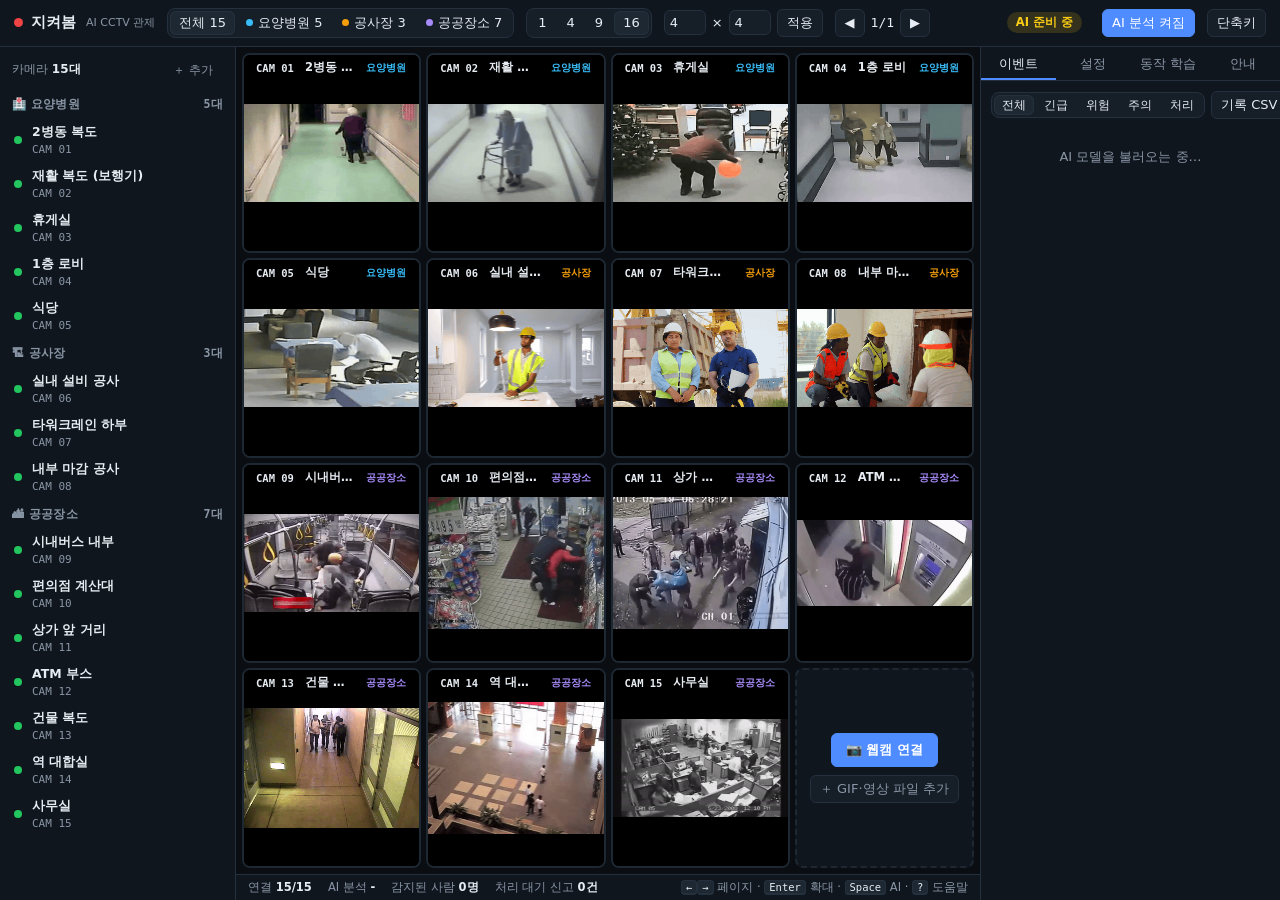
<file: web-demo/index.html>
<!doctype html>
<html lang="ko">
<head>
<meta charset="utf-8">
<meta name="viewport" content="width=device-width,initial-scale=1,viewport-fit=cover">
<meta http-equiv="Content-Security-Policy" content="default-src 'self'; script-src 'self' 'unsafe-inline' 'wasm-unsafe-eval' blob:; worker-src 'self' blob:; connect-src 'self' blob: data:; img-src 'self' blob: data:; media-src 'self' blob: mediastream:; style-src 'self' 'unsafe-inline'; object-src 'none'; base-uri 'none'; form-action 'none'">
<!-- 보안: 이 사이트 밖으로는 어떤 연결도 못 하게 브라우저가 막음 (영상·기록이 외부로 나가지 않음) -->
<title>지켜봄 관제</title>
<meta name="claude:viewport-fit-sides" content="cover">
<style>
/* 관제실 콘솔: 영상이 주인공, 크롬은 어둡고 조용하게. 상태 색(주의·위험·긴급)은 의미로만 */
:root{
  color-scheme:dark;
  --bg:#0A0E13; --s1:#10161E; --s2:#161E28; --s3:#1E2833; --line:#24303E;
  --fg:#E6ECF2; --muted:#8996A6; --dim:#5D6A7A; --accent:#4F8CFF;
  --ok:#22C55E; --warn:#FACC15; --danger:#FB923C; --crit:#EF4444;
  --site-con:#F59E0B; --site-care:#38BDF8; --site-pub:#A78BFA;
  --font:"Pretendard","Apple SD Gothic Neo","Malgun Gothic",system-ui,sans-serif;
  --mono:ui-monospace,"SF Mono",Menlo,Consolas,monospace;
}
*{box-sizing:border-box}
[hidden]{display:none!important}
html,body{height:100%}
body{margin:0;background:var(--bg);color:var(--fg);font-family:var(--font);font-size:13px;display:flex;flex-direction:column;overflow:hidden}
button,input,select{font:inherit;color:inherit}
button{background:var(--s2);border:1px solid var(--line);border-radius:6px;padding:5px 9px;cursor:pointer;white-space:nowrap;line-height:1.2}
button:hover{border-color:var(--accent)}
button:focus-visible,input:focus-visible{outline:2px solid var(--accent);outline-offset:1px}
button.on{background:var(--accent);border-color:var(--accent);color:#fff}
button.ghost{background:transparent;border-color:transparent}
button.ghost:hover{border-color:var(--line)}
button.big{padding:11px 18px;font-size:15px;font-weight:700}
button.danger{background:var(--crit);border-color:var(--crit);color:#fff}
input[type=number]{width:42px;background:var(--s2);border:1px solid var(--line);border-radius:6px;padding:4px 5px}
.mono{font-family:var(--mono);font-variant-numeric:tabular-nums}

/* ---------- 상단 바 ---------- */
.top{display:flex;align-items:center;gap:12px;flex-wrap:wrap;padding-block:8px;padding-left:max(14px,env(safe-area-inset-left,0px));padding-right:max(14px,env(safe-area-inset-right,0px));background:var(--s1);border-bottom:1px solid var(--line)}
.brand{display:flex;align-items:center;gap:8px;font-weight:800;font-size:15px}
.brand .rec{width:9px;height:9px;border-radius:50%;background:var(--crit);animation:blink 1.6s infinite}
.brand small{font-weight:500;color:var(--muted);font-size:11px;margin-left:2px}
.seg{display:flex;gap:2px;background:var(--s2);border:1px solid var(--line);border-radius:8px;padding:2px}
.seg button{border:0;background:transparent;padding:4px 9px;border-radius:6px}
.seg button.on{background:var(--s3);color:var(--fg);box-shadow:inset 0 0 0 1px var(--line)}
.chip-dot{display:inline-block;width:7px;height:7px;border-radius:50%;margin-right:5px;vertical-align:1px}
.group{display:flex;align-items:center;gap:6px}
.spacer{flex:1}
.ai{display:flex;align-items:center;gap:8px;font-size:12px;color:var(--muted)}
.badge{padding:3px 9px;border-radius:999px;font-weight:700;font-size:11.5px}
.badge.load{background:rgba(250,204,21,.15);color:var(--warn)}
.badge.live{background:rgba(34,197,94,.16);color:var(--ok)}
.badge.err{background:rgba(239,68,68,.18);color:var(--crit)}
.badge.off{background:var(--s3);color:var(--muted)}

/* ---------- 본문 ---------- */
.main{flex:1;display:flex;min-height:0}
.side{width:236px;background:var(--s1);border-right:1px solid var(--line);display:flex;flex-direction:column;min-height:0}
.side-head{padding:10px 12px 6px;display:flex;justify-content:space-between;align-items:center;color:var(--muted);font-size:12px}
.side-list{flex:1;overflow-y:auto;padding:0 8px 10px}
.side-group{margin-top:8px}
.side-group h4{margin:6px 4px;font-size:11.5px;color:var(--muted);font-weight:700;letter-spacing:.3px;display:flex;justify-content:space-between}
.cam-row{display:grid;grid-template-columns:10px 1fr auto;gap:8px;align-items:center;padding:6px 6px;border-radius:6px;cursor:pointer}
.cam-row:hover{background:var(--s2)}
.cam-row.sel{background:var(--s3)}
.cam-row .st{width:8px;height:8px;border-radius:50%;background:var(--ok)}
.cam-row[data-level=warning] .st{background:var(--warn)}
.cam-row[data-level=danger] .st{background:var(--danger)}
.cam-row[data-level=critical] .st{background:var(--crit);box-shadow:0 0 0 3px rgba(239,68,68,.25)}
.cam-row.aioff .st{background:var(--dim)}
.cam-row .nm{min-width:0}
.cam-row .nm b{display:block;font-weight:600;font-size:12.5px;white-space:nowrap;overflow:hidden;text-overflow:ellipsis}
.cam-row .nm span{font-size:11px;color:var(--muted)}
.cam-row .ppl{font-size:11px;color:var(--muted)}
.side.collapsed{width:0;border:0;overflow:hidden}

.center{flex:1;display:flex;flex-direction:column;min-width:0}
.grid{flex:1;display:grid;gap:5px;padding:6px;min-height:0}
.tile{position:relative;background:#000;border:2px solid var(--s3);border-radius:8px;overflow:hidden;cursor:zoom-in;min-height:0;user-select:none}
.tile:hover{border-color:#3A4A5E}
.tile.dragover{border-color:var(--accent);border-style:dashed}
.tile canvas{width:100%;height:100%;display:block}
.tile-top{position:absolute;left:0;right:0;top:0;display:flex;align-items:center;gap:6px;padding:5px 7px;background:linear-gradient(180deg,rgba(0,0,0,.72),rgba(0,0,0,0));font-size:11.5px}
.tile-top .no{font-family:var(--mono);font-weight:700;font-size:10.5px;background:rgba(0,0,0,.55);padding:1px 5px;border-radius:4px}
.tile-top .nm{font-weight:600;white-space:nowrap;overflow:hidden;text-overflow:ellipsis;min-width:0;flex:1}
.tile-top .site{font-size:10px;font-weight:700;padding:1px 6px;border-radius:999px;background:rgba(0,0,0,.55)}
.tile-bot{position:absolute;left:0;right:0;bottom:0;display:flex;align-items:center;gap:6px;padding:5px 7px;font-size:11px;color:#C9D3DD;background:linear-gradient(0deg,rgba(0,0,0,.7),rgba(0,0,0,0))}
.tile-bot .ppl{font-weight:700}
.tile-bot .fps{margin-left:auto;color:var(--muted)}
.tile-acts{position:absolute;right:6px;top:30px;display:flex;flex-direction:column;gap:4px;opacity:0;transition:opacity .12s}
.tile:hover .tile-acts{opacity:1}
.tile-acts button{background:rgba(10,14,19,.8);border-color:rgba(255,255,255,.12);padding:3px 7px;font-size:11px}
.tile-alert{position:absolute;left:7px;right:7px;bottom:26px;padding:4px 8px;border-radius:5px;font-size:12px;font-weight:800;white-space:nowrap;overflow:hidden;text-overflow:ellipsis}
.tile[data-level=warning]{border-color:var(--warn)}
.tile[data-level=warning] .tile-alert{background:var(--warn);color:#111}
.tile[data-level=danger]{border-color:var(--danger)}
.tile[data-level=critical]{border-color:var(--crit);animation:pulse 1s infinite}
.tile[data-level=danger] .tile-alert{background:var(--danger);color:#111}
.tile[data-level=critical] .tile-alert{background:var(--crit);color:#fff}
.tile.aioff canvas{filter:saturate(.5) brightness(.8)}
.tile.add{display:grid;place-items:center;background:var(--s1);border-style:dashed;cursor:pointer;color:var(--muted);text-align:center}
.tile.add b{display:block;font-size:26px;color:var(--fg);font-weight:400}
.tile.add:hover{border-color:var(--accent);color:var(--fg)}
.tile.blank{background:var(--s1);border-style:dashed;cursor:default}
.loading{position:absolute;inset:0;display:grid;place-items:center;color:var(--muted);font-size:12px}

.statusbar{display:flex;align-items:center;gap:16px;padding:5px 12px;background:var(--s1);border-top:1px solid var(--line);font-size:11.5px;color:var(--muted);flex-wrap:wrap}
.statusbar b{color:var(--fg);font-weight:700}
.statusbar .kbd{margin-left:auto}
kbd{font-family:var(--mono);font-size:10.5px;background:var(--s3);border:1px solid var(--line);border-bottom-width:2px;border-radius:4px;padding:0 4px;color:var(--fg)}

/* ---------- 오른쪽 패널 ---------- */
.panel{width:300px;background:var(--s1);border-left:1px solid var(--line);display:flex;flex-direction:column;min-height:0}
.tabs{display:flex;border-bottom:1px solid var(--line)}
.tabs button{flex:1;border:0;border-radius:0;background:transparent;padding:9px;color:var(--muted)}
.tabs button.on{color:var(--fg);box-shadow:inset 0 -2px 0 var(--accent);background:transparent}
.pane{flex:1;overflow-y:auto;padding:10px;min-height:0}
.pane-head{display:flex;justify-content:space-between;align-items:center;gap:6px;margin-bottom:8px}
.pane-head .seg button{padding:3px 8px;font-size:12px}
.ev{padding:8px 10px;margin-bottom:6px;background:var(--s2);border-left:4px solid var(--muted);border-radius:6px;cursor:pointer;list-style:none}
.ev:hover{outline:1px solid var(--accent)}
.ev.warning{border-left-color:var(--warn)} .ev.danger{border-left-color:var(--danger)} .ev.critical{border-left-color:var(--crit)} .ev.ok{border-left-color:var(--ok)}
.ev .kind{display:inline-block;font-size:10.5px;font-weight:800;padding:0 6px;border-radius:999px;margin-right:6px;background:var(--s3)}
.ev-top{display:flex;justify-content:space-between;gap:8px;color:var(--muted);font-size:11.5px}
.ev-msg{font-weight:700;margin-top:2px}
.ev-sub{font-size:11.5px;color:var(--muted);margin-top:2px}
.empty{color:var(--muted);text-align:center;padding:20px 8px;line-height:1.6}
.setting{display:grid;gap:4px;margin-bottom:14px}
.setting label{display:flex;justify-content:space-between;font-size:12.5px}
.setting input[type=range]{width:100%;accent-color:var(--accent)}
.setting small{color:var(--muted);font-size:11.5px;line-height:1.5}
.switch{display:flex;justify-content:space-between;align-items:center;gap:10px;padding:8px 0;border-bottom:1px solid var(--line);font-size:12.5px}
.switch small{display:block;color:var(--muted);font-size:11.5px;margin-top:2px}
.tg{position:relative;width:34px;height:20px;border-radius:999px;background:var(--s3);border:1px solid var(--line);flex:none;padding:0}
.tg::after{content:"";position:absolute;top:2px;left:2px;width:14px;height:14px;border-radius:50%;background:#AEB9C6;transition:left .12s}
.tg.on{background:var(--accent);border-color:var(--accent)}
.tg.on::after{left:16px;background:#fff}
.help{color:var(--muted);font-size:12.5px;line-height:1.65}
.help b{color:var(--fg)}
.help ul{padding-left:18px;margin:6px 0}

/* ---------- 동작 학습 ---------- */
.learn label{display:block;font-size:12px;color:var(--muted);margin:8px 0 4px}
.learn input[type=text],.learn select{width:100%;background:var(--s2);border:1px solid var(--line);border-radius:6px;padding:6px 8px}
.learn .row2{display:grid;grid-template-columns:1fr 1fr;gap:8px}
.rec-box{margin:10px 0;padding:10px;border-radius:8px;background:var(--s2);border:1px solid var(--line);display:flex;flex-direction:column;gap:8px}
.rec-box .cd{font-size:28px;font-weight:900;text-align:center;font-family:var(--mono)}
.rec-box .cd.go{color:var(--crit)}
.samples{display:flex;gap:4px;flex-wrap:wrap}
.samples span{width:22px;height:22px;border-radius:5px;background:var(--s3);display:grid;place-items:center;font-size:11px;color:var(--muted)}
.samples span.ok{background:var(--accent);color:#fff}
.act{padding:8px 10px;border-radius:8px;background:var(--s2);border:1px solid var(--line);margin-bottom:6px;display:flex;flex-direction:column;gap:6px}
.act .h{display:flex;justify-content:space-between;align-items:center;gap:6px}
.act .h b{font-size:13px}
.act .meta{font-size:11.5px;color:var(--muted)}
.meter{height:6px;background:var(--s3);border-radius:3px;overflow:hidden}
.meter i{display:block;height:100%;background:var(--ok);width:0}
.meter.hit i{background:var(--crit)}
.btns{display:flex;gap:6px;flex-wrap:wrap}
.btns button{font-size:12px}
.tile.add .opts{display:flex;flex-direction:column;gap:8px;align-items:center}
.tile.add .opts button{font-size:13px}
.tile.add .opts .cam{background:var(--accent);border-color:var(--accent);color:#fff;font-weight:700;padding:8px 14px}

/* ---------- 확대·긴급·도움말 ---------- */
.viewer{position:fixed;inset:0;z-index:20;background:rgba(5,8,12,.96);display:flex;flex-direction:column;padding-top:env(safe-area-inset-top,0px);padding-bottom:env(safe-area-inset-bottom,0px)}
.viewer-head{display:flex;justify-content:space-between;align-items:center;gap:10px;padding-block:10px;padding-left:max(14px,env(safe-area-inset-left,0px));padding-right:max(14px,env(safe-area-inset-right,0px))}
.viewer-head b{font-size:17px}
.viewer-head span{color:var(--muted);margin-left:8px}
.viewer-body{flex:1;display:flex;align-items:center;gap:8px;padding:0 8px;min-height:0}
.stage{flex:1;height:100%;background:#000;border-radius:10px;overflow:hidden;touch-action:pan-y;transition:transform .16s,opacity .16s}
.stage canvas{width:100%;height:100%;display:block}
.stage.out-l{transform:translateX(-40px);opacity:0} .stage.out-r{transform:translateX(40px);opacity:0}
.nav{width:50px;height:110px;font-size:38px;line-height:1;background:rgba(255,255,255,.06);border:0;border-radius:10px}
.strip{display:flex;gap:6px;padding:8px 14px 12px;overflow-x:auto}
.strip button{flex:none;width:118px;padding:0;border-radius:6px;overflow:hidden;background:#000;border:2px solid transparent;position:relative}
.strip button.on{border-color:var(--accent)}
.strip canvas{width:100%;height:66px;display:block}
.strip span{position:absolute;left:4px;bottom:3px;font-size:10px;background:rgba(0,0,0,.6);padding:0 4px;border-radius:3px}

.emg{position:fixed;inset:0;z-index:40;background:rgba(90,0,0,.55);display:flex;align-items:center;justify-content:center;padding:16px;animation:flash 1s infinite}
.emg-box{width:min(540px,100%);background:var(--s1);border:3px solid var(--crit);border-radius:16px;padding:18px;text-align:center;box-shadow:0 0 60px rgba(239,68,68,.45)}
.emg-target{display:inline-block;font-size:28px;font-weight:900;background:var(--crit);color:#fff;padding:2px 16px;border-radius:10px}
.emg-box h2{margin:8px 0 2px;font-size:19px}
.emg-msg{font-size:16px;font-weight:700;margin:4px 0}
.emg-cam{color:var(--muted);margin:0 0 10px}
.emg-feed{height:200px;border-radius:8px;overflow:hidden;background:#000;margin-bottom:10px}
.emg-feed canvas{width:100%;height:100%;display:block}
#emgSec{font-size:26px;font-weight:900;color:var(--crit)}
.emg-bar{height:8px;background:var(--s3);border-radius:4px;margin:8px 0 14px;overflow:hidden}
#emgBar{height:100%;background:var(--crit);width:100%}
.emg-actions{display:flex;gap:10px;justify-content:center;flex-wrap:wrap}
.emg-note{color:var(--muted);font-size:11.5px;margin:10px 0 0}

.modal{position:fixed;inset:0;z-index:30;background:rgba(0,0,0,.6);display:grid;place-items:center;padding:16px}
.modal-box{width:min(460px,100%);background:var(--s1);border:1px solid var(--line);border-radius:12px;padding:18px}
.modal-box h3{margin:0 0 10px}
.keys{display:grid;grid-template-columns:auto 1fr;gap:8px 14px;font-size:13px;align-items:center}

.toasts{position:fixed;right:max(14px,env(safe-area-inset-right,0px));bottom:calc(36px + env(safe-area-inset-bottom,0px));z-index:50;display:flex;flex-direction:column;gap:8px;max-width:calc(100% - 28px)}
.toast{background:var(--s2);border-left:4px solid var(--accent);padding:9px 13px;border-radius:6px;max-width:340px;box-shadow:0 4px 20px rgba(0,0,0,.4)}
.toast.warning{border-left-color:var(--warn)} .toast.danger{border-left-color:var(--danger)} .toast.critical{border-left-color:var(--crit)} .toast.ok{border-left-color:var(--ok)}

@keyframes blink{50%{opacity:.25}}
@keyframes pulse{50%{box-shadow:0 0 0 3px rgba(239,68,68,.5)}}
@keyframes flash{50%{background:rgba(130,0,0,.65)}}
@media (prefers-reduced-motion:reduce){*,*::before,*::after{animation:none!important;transition:none!important}}
@media (max-width:1100px){.side{display:none}}
@media (max-width:860px){
  body{overflow:auto}
  .main{flex-direction:column}
  .grid{min-height:62vh}
  .panel{width:auto;border-left:0;border-top:1px solid var(--line);min-height:280px}
  .statusbar .kbd{display:none}
}
</style>
</head>
<body>
<header class="top">
  <div class="brand"><span class="rec"></span>지켜봄 <small>AI CCTV 관제</small></div>
  <div class="seg" id="siteFilter" role="group" aria-label="현장 필터"></div>
  <div class="seg" id="layoutSeg" role="group" aria-label="분할 화면">
    <button data-layout="1x1">1</button><button data-layout="2x2">4</button><button data-layout="3x3">9</button><button data-layout="4x4">16</button>
  </div>
  <div class="group"><input id="cols" type="number" min="1" max="6" aria-label="가로 칸 수">×<input id="rows" type="number" min="1" max="6" aria-label="세로 칸 수"><button id="applyLayout">적용</button></div>
  <div class="group"><button id="prevPage" aria-label="이전 페이지">◀</button><span id="pageInfo" class="mono">1/1</span><button id="nextPage" aria-label="다음 페이지">▶</button></div>
  <span class="spacer"></span>
  <div class="ai"><span id="aiBadge" class="badge load">AI 준비 중</span><span id="aiInfo" class="mono"></span></div>
  <button id="aiToggle" class="on" aria-pressed="true" title="Space">AI 분석 켜짐</button>
  <button id="helpBtn" title="?">단축키</button>
</header>

<div class="main">
  <aside class="side" id="side" aria-label="카메라 목록">
    <div class="side-head"><span>카메라 <b id="camCount" style="color:var(--fg)"></b></span><button class="ghost" id="addBtn2">＋ 추가</button></div>
    <div class="side-list" id="camList"></div>
  </aside>

  <section class="center">
    <div class="grid" id="grid" aria-label="카메라 화면"></div>
    <div class="statusbar">
      <span>연결 <b id="sbCams">0</b></span>
      <span>AI 분석 <b id="sbAi">0</b></span>
      <span>감지된 사람 <b id="sbPpl">0</b></span>
      <span>처리 대기 신고 <b id="sbInc">0</b></span>
      <span class="kbd"><kbd>←</kbd><kbd>→</kbd> 페이지 · <kbd>Enter</kbd> 확대 · <kbd>Space</kbd> AI · <kbd>?</kbd> 도움말</span>
    </div>
  </section>

  <aside class="panel">
    <div class="tabs" role="tablist">
      <button class="on" data-tab="events" role="tab">이벤트 <span id="evBadge" class="mono"></span></button>
      <button data-tab="settings" role="tab">설정</button>
      <button data-tab="learn" role="tab">동작 학습</button>
      <button data-tab="help" role="tab">안내</button>
    </div>
    <div id="pane-events" class="pane">
      <div class="pane-head">
        <div class="seg" id="evFilter"><button class="on" data-f="all">전체</button><button data-f="critical">긴급</button><button data-f="danger">위험</button><button data-f="warning">주의</button><button data-f="log">처리</button></div>
        <div class="group"><button id="exportLog" title="저장된 분석 기록을 CSV로 내려받기">기록 CSV</button><button id="clearEvents">모두 지우기</button></div>
      </div>
      <ul id="eventList" style="margin:0;padding:0"></ul>
    </div>
    <div id="pane-settings" class="pane" hidden>
      <div class="switch"><div>알림 화면 맨 앞으로<small>위험이 생긴 카메라를 그리드 첫 칸으로 옮김</small></div><button class="tg on" id="tgPriority" aria-pressed="true"></button></div>
      <div class="switch"><div>보이는 화면 우선 분석<small>지금 화면에 없는 카메라는 느리게 분석해 기기 부담을 줄임</small></div><button class="tg on" id="tgVisible" aria-pressed="true"></button></div>
      <div class="switch"><div>절전 모드<small>카메라당 초당 2장까지만 분석 (노트북 발열 감소)</small></div><button class="tg" id="tgEco" aria-pressed="false"></button></div>
      <div class="switch"><div>사람 박스 표시<small>끄면 쓰러짐 표시만 보임</small></div><button class="tg on" id="tgBoxes" aria-pressed="true"></button></div>
      <div class="switch"><div>모든 화면에서 안전모 검사<small>끄면 공사장·웹캠 화면만 검사 (기기 부담 감소)</small></div><button class="tg" id="tgHelmetAll" aria-pressed="false"></button></div>
      <div style="height:12px"></div>
      <div class="setting"><label for="sConf">사람 인식 민감도 <span id="vConf" class="mono"></span></label><input id="sConf" type="range" min="0.10" max="0.60" step="0.05"><small>낮을수록 애매한 자세도 잡지만 잘못 잡는 경우도 늘어남 (기본 0.25)</small></div>
      <div class="setting"><label for="sConfirm">쓰러짐 확정 시간 <span id="vConfirm" class="mono"></span></label><input id="sConfirm" type="range" min="0.4" max="3" step="0.1"><small>기본 1.0초</small></div>
      <div class="setting"><label for="sImmobile">무반응 판정 시간 <span id="vImmobile" class="mono"></span></label><input id="sImmobile" type="range" min="3" max="20" step="1"><small>쓰러진 뒤 움직임 없으면 긴급 (기본 8초)</small></div>
      <div class="setting"><label for="sCountdown">자동 신고 카운트다운 <span id="vCountdown" class="mono"></span></label><input id="sCountdown" type="range" min="5" max="30" step="1"><small>기본 15초</small></div>
      <button id="resetSettings">기본값으로</button>
    </div>
    <div id="pane-learn" class="pane learn" hidden>
      <p class="help" style="margin:0 0 6px">카메라 앞에서 동작을 여러 번 보여 주면 <b>관절 움직임 패턴을 저장</b>하고, 이후 같은 동작이 나오면 알아봄. 웹캠 칸(16번)에서 쓰는 것을 권장.</p>
      <label for="lCam">기록할 카메라</label><select id="lCam"></select>
      <label for="lName">동작 이름</label><input id="lName" type="text" maxlength="20" placeholder="예: 구조 요청 (두 손 흔들기)">
      <div class="row2">
        <div><label for="lSev">위험도</label><select id="lSev"><option value="info">알림</option><option value="danger" selected>위험</option><option value="critical">긴급</option></select></div>
        <div><label for="lCall">호출</label><select id="lCall"><option value="">없음</option><option value="119">119</option><option value="112">112</option></select></div>
      </div>
      <div class="row2">
        <div><label for="lDur">동작 길이</label><select id="lDur"><option value="1">1초</option><option value="2" selected>2초</option><option value="3">3초</option></select></div>
        <div><label for="lScope">인식할 카메라</label><select id="lScope"><option value="rec" selected>기록한 카메라만</option><option value="all">모든 카메라</option></select></div>
      </div>
      <div class="rec-box">
        <div class="cd" id="lCd">준비</div>
        <div class="samples" id="lSamples"></div>
        <div class="btns"><button id="lRec" class="on">● 샘플 기록 (3초 뒤 시작)</button><button id="lUndo">마지막 취소</button></div>
        <button id="lSave" disabled>저장 (샘플 3개 이상)</button>
      </div>
      <div class="pane-head" style="margin-top:6px"><b>저장된 동작</b><div class="btns"><button id="lExport">내보내기</button><button id="lImport">가져오기</button></div></div>
      <div id="lList"></div>
      <div class="setting" style="margin-top:10px"><label for="sGest">인식 민감도 <span id="vGest" class="mono"></span></label><input id="sGest" type="range" min="1.0" max="2.6" step="0.1"><small>높을수록 쉽게 인식(오인식 증가). 기본 1.6</small></div>
      <input id="lImportFile" type="file" accept="application/json,.json" hidden>
    </div>
    <div id="pane-help" class="pane help" hidden>
      <p><b>지금 동작하는 것</b></p>
      <ul>
        <li>사람·자세 인식 AI(YOLO11 pose)가 <b>이 브라우저 안에서</b> 15개 화면을 분석</li>
        <li>쓰러짐 → 즉시 신고 창 → 무반응 시 긴급 격상 → 자동 신고(시연 모드)</li>
      </ul>
      <p><b>웹캠 · 동작 학습</b></p>
      <ul>
        <li>16번 칸 <b>📷 웹캠 연결</b> (GitHub Pages 주소나 localhost에서 열 때 동작, claude.ai 링크 페이지는 카메라 차단)</li>
        <li><b>동작 학습</b> 탭: 이름·위험도·호출을 정하고 같은 동작을 3~5번 기록 → 저장 → 이후 같은 동작을 인식</li>
        <li>저장한 동작과 분석 기록은 이 브라우저에 남고, 파일로 내보내 친구와 공유 가능</li>
      </ul>
      <p><b>감지 종류</b></p>
      <ul>
        <li><b>쓰러짐 → 무반응</b> (119): 실제 낙상 영상 5개 중 4개 감지 검증</li>
        <li><b>싸움·폭행 의심</b>: 몸이 겹친 2명의 빠른 팔 움직임 → '확인 필요' 알림, 15초 안에 다시 감지되면 112 신고 창. 공개 싸움 영상 기준 약 20% 감지·평상시 오탐 약 2% (규칙 기반이라 전용 모델로 개선 필요)</li>
        <li><b>안전모 미착용</b> (주의): 공개 안전모 감지 모델(Construction Site Safety, CC BY 4.0). 기본은 공사장·웹캠 화면만 검사</li>
        <li><b>학습 동작</b>: 동작 학습 탭에서 기록한 동작</li>
      </ul>
      <p><b>아직 없는 것</b></p>
      <ul><li>화재·연기 감지, 폭행 전용 학습 모델</li></ul>
      <p><b>영상 출처</b></p>
      <ul>
        <li>공공장소: Surveillance Camera Fight Dataset (Aktı et al., 2019, MIT)</li>
        <li>요양병원: 공개 낙상 영상 github.com/ambianic/fall-detection (무반응 확인용으로 끝 장면 연장)</li>
        <li>공사장: 공개 PPE 감지 저장소 샘플 영상 (ppe-1~3)</li>
      </ul>
    </div>
  </aside>
</div>

<input id="fileInput" type="file" accept="image/gif,video/*" multiple hidden>

<div id="viewer" class="viewer" hidden>
  <div class="viewer-head"><div><b id="vName"></b><span id="vIndex" class="mono"></span></div>
    <div class="group"><button id="vAi">AI 끄기</button><button id="vClose" class="ghost">✕ 닫기 (Esc)</button></div></div>
  <div class="viewer-body">
    <button id="vPrev" class="nav" aria-label="이전 카메라">‹</button>
    <div id="stage" class="stage"></div>
    <button id="vNext" class="nav" aria-label="다음 카메라">›</button>
  </div>
  <div class="strip" id="strip"></div>
</div>

<div id="emg" class="emg" hidden>
  <div class="emg-box" role="alertdialog" aria-labelledby="emgTitle">
    <div class="emg-target" id="emgTarget">119</div>
    <h2 id="emgTitle">쓰러짐 감지 — 119 신고 대기</h2>
    <p id="emgMsg" class="emg-msg"></p>
    <p id="emgCam" class="emg-cam"></p>
    <div id="emgFeed" class="emg-feed"></div>
    <div><span id="emgSec" class="mono">15</span>초 후 자동 신고</div>
    <div class="emg-bar"><div id="emgBar"></div></div>
    <div class="emg-actions">
      <button id="emgCancel" class="big">오탐 — 신고 취소</button>
      <button id="emgConfirm" class="danger big">지금 즉시 신고</button>
    </div>
    <p class="emg-note">시연 모드: 실제로 112/119에 발송되지 않음 <span id="emgQueue"></span></p>
  </div>
</div>

<div id="helpModal" class="modal" hidden>
  <div class="modal-box">
    <h3>단축키</h3>
    <div class="keys">
      <span><kbd>←</kbd> <kbd>→</kbd></span><span>그리드 페이지 / 확대 화면에서 카메라 넘김</span>
      <span><kbd>1</kbd> <kbd>4</kbd> <kbd>9</kbd> <kbd>6</kbd></span><span>1 · 4 · 9 · 16 분할</span>
      <span><kbd>Enter</kbd></span><span>첫 번째 알림 카메라(없으면 첫 화면) 확대</span>
      <span><kbd>Esc</kbd></span><span>확대 화면·창 닫기</span>
      <span><kbd>Space</kbd></span><span>AI 분석 켜기/끄기</span>
      <span>드래그</span><span>타일을 끌어 다른 타일에 놓으면 순서 교환</span>
    </div>
    <div style="text-align:right;margin-top:14px"><button id="helpClose">닫기</button></div>
  </div>
</div>

<div id="toasts" class="toasts" aria-live="polite"></div>

<script>
(() => {
"use strict";

/* ===================================================================== 설정 */
// AI 실행기 onnxruntime-web 1.20.1 (MIT) — 외부 CDN 없이 이 사이트에서 직접 제공 (npm 공식 파일과 동일, 변조 위험 차단)
const ORT_URL = new URL("ort.webgpu.min.js", location.href).href;
const ORT_MJS = new URL("ort-jsep.js", location.href).href;
const MODEL_URL = "model-pose640.gz.wasm";  // gzip 압축된 ONNX 모델 (서빙 형식 때문에 .wasm 이름)
const WASM_URL = "runtime-jsep.gz.wasm";    // gzip 압축된 ONNX Runtime WebAssembly
const PPE_URL = "model-ppe640.gz.wasm";     // 안전모 감지 모델 (Construction Site Safety, CC BY 4.0 데이터로 학습된 공개 YOLOv8)
const PPE_NAMES = ["Hardhat", "Mask", "NO-Hardhat", "NO-Mask", "NO-Safety Vest", "Person", "Safety Cone", "Safety Vest", "machinery", "vehicle"];
const IMG = 640;
const SITES = {
  "공사장": { color: "var(--site-con)", icon: "🏗" },
  "요양병원": { color: "var(--site-care)", icon: "🏥" },
  "공공장소": { color: "var(--site-pub)", icon: "🏙" },
  "내 영상": { color: "var(--accent)", icon: "📁" },
  "웹캠": { color: "#F472B6", icon: "📷" },
};
const CAMERAS = [
  ["요양병원", "2병동 복도", "care2.gif"],
  ["요양병원", "재활 복도 (보행기)", "care3.gif"],
  ["요양병원", "휴게실", "care4.gif"],
  ["요양병원", "1층 로비", "care5.gif"],
  ["요양병원", "식당", "care1.gif"],
  ["공사장", "실내 설비 공사", "site1.gif"],
  ["공사장", "타워크레인 하부", "site2.gif"],
  ["공사장", "내부 마감 공사", "site3.gif"],
  ["공공장소", "시내버스 내부", "pub_bus.gif"],
  ["공공장소", "편의점 계산대", "pub_store.gif"],
  ["공공장소", "상가 앞 거리", "pub_street.gif"],
  ["공공장소", "ATM 부스", "pub_atm.gif"],
  ["공공장소", "건물 복도", "pub_hall.gif"],
  ["공공장소", "역 대합실", "pub_lobby.gif"],
  ["공공장소", "사무실", "pub_office.gif"],
];
const DEFAULTS = { conf: 0.25, confirm: 1.0, immobile: 8, countdown: 15 };

const $ = (id) => document.getElementById(id);
const el = (tag, cls, text) => { const e = document.createElement(tag); if (cls) e.className = cls; if (text != null) e.textContent = text; return e; };
const store = {
  get(k, d) { try { const v = localStorage.getItem(k); return v ? JSON.parse(v) : d; } catch { return d; } },
  set(k, v) { try { localStorage.setItem(k, JSON.stringify(v)); } catch {} },
};
const now = () => performance.now() / 1000;
const hhmmss = (t) => new Date(t).toLocaleTimeString("en-GB", { hour12: false });

const settings = Object.assign({}, DEFAULTS, store.get("jkb.settings", {}));
const prefs = Object.assign({ priority: true, visible: true, eco: false, boxes: true, helmetAll: false }, store.get("jkb.prefs", {}));
const state = {
  cams: [], order: [], site: "전체", cols: 4, rows: 4, page: 0, viewer: null,
  events: [], evFilter: "all", incidents: [], nextIncident: 1, aiOn: true, aiReady: false, selected: null,
};

/* ============================================================ GIF 해석기
   브라우저 기본 GIF 재생은 화면 밖에서 멈추거나 프레임을 고르기 어려워, 직접 프레임을 풀어 쓴다 */
function parseGif(buf) {
  const b = new Uint8Array(buf);
  if (b[0] !== 0x47 || b[1] !== 0x49 || b[2] !== 0x46) throw new Error("GIF 파일이 아님");
  let p = 6;
  const W = b[p] | (b[p + 1] << 8), H = b[p + 2] | (b[p + 3] << 8), flags = b[p + 4];
  p += 7;
  let gct = null;
  if (flags & 0x80) { const n = 3 * (1 << ((flags & 7) + 1)); gct = b.subarray(p, p + n); p += n; }
  const frames = [];
  let gce = { delay: 10, disposal: 0, trans: -1 };
  const skipBlocks = () => { while (p < b.length && b[p] !== 0) p += b[p] + 1; p++; };
  while (p < b.length) {
    const t = b[p++];
    if (t === 0x21) {
      const label = b[p++];
      if (label === 0xf9) {
        const pf = b[p + 1];
        gce = { disposal: (pf >> 2) & 7, delay: b[p + 2] | (b[p + 3] << 8), trans: (pf & 1) ? b[p + 4] : -1 };
        p += b[p] + 1; skipBlocks();
      } else skipBlocks();
    } else if (t === 0x2c) {
      const x = b[p] | (b[p + 1] << 8), y = b[p + 2] | (b[p + 3] << 8), w = b[p + 4] | (b[p + 5] << 8), h = b[p + 6] | (b[p + 7] << 8), f = b[p + 8];
      p += 9;
      let lct = null;
      if (f & 0x80) { const n = 3 * (1 << ((f & 7) + 1)); lct = b.subarray(p, p + n); p += n; }
      const minCode = b[p++], start = p;
      skipBlocks();
      frames.push({ x, y, w, h, lct, interlaced: !!(f & 0x40), minCode, start, ...gce });
      gce = { delay: 10, disposal: 0, trans: -1 };
    } else break; // 0x3B(끝) 또는 손상
  }
  if (!frames.length) throw new Error("GIF 프레임 없음");
  return { W, H, gct, frames, b };
}
const LZ_PREFIX = new Int16Array(4096), LZ_SUFFIX = new Uint8Array(4096), LZ_STACK = new Uint8Array(4097);
function lzw(b, p, minCode, count, out) {
  const clear = 1 << minCode, eoi = clear + 1;
  let size = minCode + 1, mask = (1 << size) - 1, next = eoi + 1, old = -1, first = 0;
  for (let i = 0; i < clear; i++) { LZ_PREFIX[i] = -1; LZ_SUFFIX[i] = i; }
  let datum = 0, bits = 0, left = 0, op = 0;
  while (op < count) {
    while (bits < size) {
      if (left === 0) { left = b[p++]; if (!left) return op; }
      datum |= b[p++] << bits; bits += 8; left--;
    }
    let code = datum & mask; datum >>>= size; bits -= size;
    if (code === clear) { size = minCode + 1; mask = (1 << size) - 1; next = eoi + 1; old = -1; continue; }
    if (code === eoi) break;
    if (old === -1) { out[op++] = LZ_SUFFIX[code]; old = first = code; continue; }
    const cur = code; let sp = 0;
    if (code >= next) { LZ_STACK[sp++] = first; code = old; }
    while (code >= clear) { LZ_STACK[sp++] = LZ_SUFFIX[code]; code = LZ_PREFIX[code]; }
    first = LZ_SUFFIX[code]; LZ_STACK[sp++] = first;
    while (sp > 0 && op < count) out[op++] = LZ_STACK[--sp];
    if (next < 4096) { LZ_PREFIX[next] = old; LZ_SUFFIX[next] = first; next++; if ((next & mask) === 0 && next < 4096) { size++; mask = (1 << size) - 1; } }
    old = cur;
  }
  return op;
}
class GifPlayer {
  constructor(buf) {
    this.g = parseGif(buf);
    const { W, H } = this.g;
    this.canvas = document.createElement("canvas"); this.canvas.width = W; this.canvas.height = H;
    this.ctx = this.canvas.getContext("2d");
    this.img = this.ctx.createImageData(W, H);
    this.px = new Uint8Array(W * H);
    this.i = -1; this.prev = null; this.saved = null; this.nextAt = 0;
  }
  get width() { return this.g.W; } get height() { return this.g.H; }
  restart() { this.img.data.fill(0); this.i = -1; this.prev = null; this.saved = null; }
  // 다음 프레임으로 진행. 반복 재생으로 처음으로 돌아가면 true
  step() {
    const { g } = this, d = this.img.data, W = g.W;
    let wrapped = false;
    if (++this.i >= g.frames.length) { this.restart(); this.i = 0; wrapped = true; }
    const pr = this.prev;
    if (pr) {
      if (pr.disposal === 2) { for (let y = pr.y; y < pr.y + pr.h; y++) d.fill(0, (y * W + pr.x) * 4, (y * W + pr.x + pr.w) * 4); }
      else if (pr.disposal === 3 && this.saved) d.set(this.saved);
    }
    const f = g.frames[this.i];
    this.saved = f.disposal === 3 ? d.slice() : null;
    const ct = f.lct || g.gct, n = f.w * f.h;
    lzw(g.b, f.start, f.minCode, n, this.px);
    const rowOf = f.interlaced ? interlaceRows(f.h) : null;
    for (let r = 0, k = 0; r < f.h; r++) {
      const y = f.y + (rowOf ? rowOf[r] : r);
      if (y >= g.H) { k += f.w; continue; }
      let o = (y * W + f.x) * 4;
      for (let c = 0; c < f.w; c++, k++, o += 4) {
        const ix = this.px[k];
        if (ix === f.trans || f.x + c >= W) continue;
        d[o] = ct[ix * 3]; d[o + 1] = ct[ix * 3 + 1]; d[o + 2] = ct[ix * 3 + 2]; d[o + 3] = 255;
      }
    }
    this.ctx.putImageData(this.img, 0, 0);
    this.prev = f;
    const delay = f.delay < 2 ? 100 : f.delay * 10;
    return { wrapped, delay };
  }
}
function interlaceRows(h) {
  const rows = []; for (const [s, st] of [[0, 8], [4, 8], [2, 4], [1, 2]]) for (let y = s; y < h; y += st) rows.push(y);
  return rows;
}

/* ============================================================ 상황 판단 엔진
   백엔드 app/situation.py 의 쓰러짐 판단 규칙과 같음 */
const CFG = {
  uprightAspect: 0.8, lyingAspect: 1.2, torsoLyingDeg: 60, torsoUprightDeg: 30,
  fallWindow: 1.0, fallDrop: 0.25, lyingConfirm: 3.0, motionRatio: 0.08,
  trackTtl: 5, unresponsiveKeep: 60, lostSec: 0.6, signWindow: 1.2, widen: 1.35, border: 0.03, cooldown: 60,
};
class Engine {
  constructor() { this.tracks = new Map(); this.lastEmit = new Map(); this.t = 0; }
  reset(cam) { for (const k of [...this.tracks.keys()]) if (k.startsWith(cam + "|")) this.tracks.delete(k); }
  posture(p) {
    const w = p.box[2] - p.box[0], h = Math.max(p.box[3] - p.box[1], 1e-6), a = w / h;
    const ang = torsoAngle(p.kp);
    if (ang != null) { if (ang >= CFG.torsoLyingDeg) return "lying"; if (ang <= CFG.torsoUprightDeg && a < 1) return "upright"; return "other"; }
    if (a >= CFG.lyingAspect) return "lying"; if (a < CFG.uprightAspect) return "upright"; return "other";
  }
  update(cam, persons, t, size) {
    this.t = t; const ev = [];
    for (const p of persons) ev.push(...this.person(cam, p, t));
    ev.push(...this.lost(cam, persons, t, size));
    this.expire(t);
    return ev.filter(Boolean);
  }
  person(cam, p, t) {
    const key = cam + "|" + p.id; let tr = this.tracks.get(key);
    if (!tr) { tr = { cam, id: p.id, hist: [], state: "normal", since: t, anchor: null, anchorSince: 0, lyingSince: null, lastSeen: t, box: null, born: null, lostChecked: false }; this.tracks.set(key, tr); }
    tr.lastSeen = t; tr.box = p.box; tr.lostChecked = false;
    if (!tr.born) { tr.born = center(p.box); this.adopt(cam, p, tr, t); }
    const [w, h] = size(p.box), [cx, cy] = center(p.box), post = this.posture(p), lying = post === "lying";
    tr.hist.push([t, post, cy, h, w / h]); if (tr.hist.length > 120) tr.hist.shift();
    tr.lyingSince = lying ? (tr.lyingSince ?? t) : null;
    const out = [];
    if (post === "upright" && tr.state !== "normal") { tr.state = "normal"; tr.since = t; tr.anchor = null; }
    if (tr.state === "normal" && lying) {
      if (this.fellRecently(tr, t, cy)) { tr.state = "suspect"; tr.since = t; }
      else if (t - tr.lyingSince >= CFG.lyingConfirm) out.push(this.toFallen(cam, p, tr, t, " (누운 상태 지속)"));
    } else if (tr.state === "suspect") {
      if (!lying) { tr.state = "normal"; tr.since = t; }
      else if (t - tr.since >= settings.confirm) out.push(this.toFallen(cam, p, tr, t, ""));
    } else if (tr.state === "fallen") {
      const diag = Math.hypot(w, h), [ax, ay] = tr.anchor || [cx, cy];
      if (Math.hypot(cx - ax, cy - ay) / diag >= CFG.motionRatio) { tr.anchor = [cx, cy]; tr.anchorSince = t; }
      else if (t - tr.anchorSince >= settings.immobile) { tr.state = "unresponsive"; tr.since = t; out.push(this.emit(cam, "unresponsive", t, p.id, p.box)); }
    }
    return out;
  }
  toFallen(cam, p, tr, t, extra) { tr.state = "fallen"; tr.since = t; tr.anchor = center(p.box); tr.anchorSince = t; return this.emit(cam, "fall", t, p.id, p.box, extra); }
  fellRecently(tr, t, cyNow) {
    for (const [tt, post, cy, h] of tr.hist) if (t - tt <= CFG.fallWindow && post === "upright" && cyNow - cy >= CFG.fallDrop * h) return true;
    return false;
  }
  lost(cam, persons, t, frameSize) {
    const seen = new Set(persons.map((p) => p.id)), out = [];
    for (const tr of this.tracks.values()) {
      if (tr.cam !== cam || seen.has(tr.id) || !tr.box || t - tr.lastSeen < CFG.lostSec) continue;
      if ((tr.state === "normal" || tr.state === "suspect") && !tr.lostChecked) {
        tr.lostChecked = true;
        if (!this.nearBorder(tr.box, frameSize) && this.fallSigns(tr)) out.push(this.toFallen(cam, { box: tr.box }, tr, t, " (넘어진 뒤 인식 끊김)"));
      } else if (tr.state === "fallen" && t - tr.anchorSince >= settings.immobile) {
        tr.state = "unresponsive"; tr.since = t; out.push(this.emit(cam, "unresponsive", t, tr.id, tr.box));
      }
    }
    return out;
  }
  fallSigns(tr) {
    const end = tr.lastSeen;
    const recent = tr.hist.filter((e) => e[0] >= end - CFG.signWindow);
    const base = tr.hist.filter((e) => e[0] >= end - 4 && e[0] < end - CFG.signWindow);
    if (base.length < 2 || !recent.length) return false;
    if (base.filter((e) => e[1] === "upright").length < base.length / 2) return false;
    const med = (arr) => arr.slice().sort((a, b) => a - b)[Math.floor(arr.length / 2)];
    const bh = med(base.map((e) => e[3])), ba = med(base.map((e) => e[4]));
    return recent.some((e) => e[1] === "lying") || Math.min(...recent.map((e) => e[3])) <= bh * (1 - CFG.fallDrop) || Math.max(...recent.map((e) => e[4])) >= ba * CFG.widen;
  }
  nearBorder(b, s) { if (!s) return false; const mx = s[0] * CFG.border, my = s[1] * CFG.border; return b[0] <= mx || b[1] <= my || b[2] >= s[0] - mx || b[3] >= s[1] - my; }
  adopt(cam, p, tr, t) {
    const [cx, cy] = center(p.box);
    for (const [k, g] of this.tracks) {
      if (g.cam !== cam || g === tr || g.state !== "fallen" || !g.box || t - g.lastSeen < CFG.lostSec) continue;
      const [x1, y1, x2, y2] = g.box, mx = (x2 - x1) * 0.5, my = (y2 - y1) * 0.5;
      if (cx < x1 - mx || cx > x2 + mx || cy < y1 - my || cy > y2 + my) continue;
      this.tracks.delete(k);
      if (this.posture(p) !== "upright") { tr.state = "fallen"; tr.since = g.since; tr.anchor = [cx, cy]; tr.anchorSince = g.anchorSince; }
      return;
    }
  }
  expire(t) {
    for (const [k, tr] of this.tracks) {
      const dead = tr.state === "fallen" ? t - tr.lastSeen > settings.immobile + CFG.trackTtl
        : tr.state === "unresponsive" ? t - Math.max(tr.lastSeen, tr.since) > CFG.unresponsiveKeep
        : t - tr.lastSeen > CFG.trackTtl;
      if (dead) this.tracks.delete(k);
    }
  }
  fallen(cam) {
    const out = [];
    for (const tr of this.tracks.values()) if (tr.cam === cam && tr.box && (tr.state === "fallen" || tr.state === "unresponsive")) out.push({ box: tr.box, state: tr.state, visible: tr.lastSeen >= this.t - 0.3 });
    return out;
  }
  emit(cam, type, t, id, box, extra = "") {
    const key = cam + "|" + type + "|" + id, last = this.lastEmit.get(key);
    if (last != null && t - last < CFG.cooldown) return null;
    this.lastEmit.set(key, t);
    const critical = type === "unresponsive";
    // 쓰러짐은 감지 즉시 신고 창(119 대기), 무반응이 확인되면 같은 창이 '긴급'으로 격상
    return { cam, type, severity: critical ? "critical" : "danger", message: (critical ? "쓰러진 후 무반응 (중상 의심)" : "쓰러짐 감지") + extra, time: Date.now(), emergency: "119", box };
  }
}
function center(b) { return [(b[0] + b[2]) / 2, (b[1] + b[3]) / 2]; }
function size(b) { return [Math.max(b[2] - b[0], 1e-6), Math.max(b[3] - b[1], 1e-6)]; }
function torsoAngle(kp) {
  if (!kp) return null;
  const sx = (kp[5][0] + kp[6][0]) / 2, sy = (kp[5][1] + kp[6][1]) / 2, hx = (kp[11][0] + kp[12][0]) / 2, hy = (kp[11][1] + kp[12][1]) / 2;
  const dx = hx - sx, dy = hy - sy; if (!dx && !dy) return null;
  return Math.atan2(Math.abs(dx), Math.abs(dy)) * 180 / Math.PI;
}
const engine = new Engine();

/* =============================================================== 추적기 */
function iou(a, b) {
  const x1 = Math.max(a[0], b[0]), y1 = Math.max(a[1], b[1]), x2 = Math.min(a[2], b[2]), y2 = Math.min(a[3], b[3]);
  const inter = Math.max(0, x2 - x1) * Math.max(0, y2 - y1);
  return inter / ((a[2] - a[0]) * (a[3] - a[1]) + (b[2] - b[0]) * (b[3] - b[1]) - inter + 1e-6);
}
class Tracker {
  constructor() { this.tracks = []; this.next = 1; }
  reset() { this.tracks = []; }
  update(dets, t) {
    this.tracks = this.tracks.filter((tr) => t - tr.t <= 2.5); // 분석이 느린 PC에서도 같은 사람 번호 유지
    const pairs = [];
    dets.forEach((d, i) => this.tracks.forEach((tr, j) => { const v = iou(d.box, tr.box); if (v >= 0.25) pairs.push([v, i, j]); }));
    pairs.sort((a, b) => b[0] - a[0]);
    const usedD = new Set(), usedT = new Set();
    for (const [, i, j] of pairs) {
      if (usedD.has(i) || usedT.has(j)) continue;
      usedD.add(i); usedT.add(j); dets[i].id = this.tracks[j].id; this.tracks[j].box = dets[i].box; this.tracks[j].t = t;
    }
    dets.forEach((d, i) => { if (!usedD.has(i)) { d.id = this.next++; this.tracks.push({ id: d.id, box: d.box, t }); } });
    return dets;
  }
}

/* ============================================================ AI 실행 (워커) */
const WORKER_SRC = `
let session = null, ppe = null;
self.onmessage = async (e) => {
  const m = e.data;
  try {
    if (m.type === "init") {
      importScripts(m.ortUrl);
      ort.env.wasm.numThreads = 1;
      ort.env.wasm.proxy = false;
      ort.env.wasm.wasmBinary = m.wasm;
      ort.env.wasm.wasmPaths = { mjs: m.mjsUrl };
      const model = new Uint8Array(m.model);
      const create = (ep) => ort.InferenceSession.create(model, { executionProviders: [ep], graphOptimizationLevel: "all" });
      let ep = "wasm", gpuError = null;
      if (m.tryGpu && self.navigator && navigator.gpu) {
        try {
          if (await navigator.gpu.requestAdapter()) { session = await create("webgpu"); ep = "webgpu"; }
          else gpuError = "GPU 어댑터 없음";
        } catch (err) { gpuError = String((err && err.message) || err); session = null; }
      } else if (m.tryGpu) gpuError = "이 브라우저는 WebGPU 미지원";
      if (!session) session = await create("wasm");
      // 안전모 모델 (있을 때만): 같은 실행 장치 사용
      if (m.ppe) {
        try { ppe = await ort.InferenceSession.create(new Uint8Array(m.ppe), { executionProviders: [ep], graphOptimizationLevel: "all" }); }
        catch (err) { ppe = null; }
      }
      self.postMessage({ type: "ready", ep, gpuError, ppe: !!ppe });
    } else if (m.type === "run") {
      const t0 = performance.now();
      const input = new ort.Tensor("float32", new Float32Array(m.data), [1, 3, ${IMG}, ${IMG}]);
      const sess = m.model === "ppe" && ppe ? ppe : session;
      const res = await sess.run({ [sess.inputNames[0]]: input });
      const o = res[sess.outputNames[0]];
      const copy = new Float32Array(o.data);
      self.postMessage({ type: "result", id: m.id, data: copy.buffer, n: o.dims[2], ms: performance.now() - t0 }, [copy.buffer]);
    }
  } catch (err) {
    self.postMessage({ type: "error", id: m.id, message: String((err && err.message) || err) });
  }
};`;

const ai = { workers: [], ms: [], error: null, ep: "", ppe: false };
async function startAI() {
  try {
    setBadge("load", "AI 모델 받는 중");
    const [model, wasm, ppe] = await Promise.all([fetchGz(MODEL_URL), fetchGz(WASM_URL), fetchGz(PPE_URL).catch(() => null)]);
    setBadge("load", "AI 준비 중");
    const blobUrl = URL.createObjectURL(new Blob([WORKER_SRC], { type: "text/javascript" }));
    const spawn = (tryGpu) => {
      const w = new Worker(blobUrl), slot = { w, busy: false, cb: null };
      const ready = new Promise((res, rej) => {
        w.onmessage = (e) => {
          const m = e.data;
          if (m.type === "ready") res(m);
          else if (m.type === "error" && !slot.cb) rej(new Error(m.message));
          else if (slot.cb) { const cb = slot.cb; slot.cb = null; slot.busy = false; cb(m); }
        };
        w.onerror = (e) => rej(new Error(e.message || "워커 오류"));
      });
      w.postMessage({ type: "init", tryGpu, ortUrl: ORT_URL, mjsUrl: ORT_MJS, wasm: wasm.slice(0), model: model.slice(0), ppe: ppe ? ppe.slice(0) : null });
      ai.workers.push(slot);
      return ready;
    };
    const first = await spawn(true);
    ai.ep = first.ep; ai.ppe = !!first.ppe;
    if (!ai.ppe) console.warn("안전모 모델을 불러오지 못함 — 안전모 검사 꺼짐");
    if (first.gpuError) console.info("WebGPU 사용 불가, CPU로 실행:", first.gpuError);
    const extra = first.ep === "webgpu" ? 1 : Math.max(0, Math.min(4, (navigator.hardwareConcurrency || 4) - 1) - 1);
    await Promise.all(Array.from({ length: extra }, () => spawn(first.ep === "webgpu")));
    state.aiReady = true;
    refreshAiBadge();
    renderEvents();
    schedule();
  } catch (err) {
    ai.error = err;
    setBadge("err", "AI 불러오기 실패");
    toast("AI를 불러오지 못함: " + err.message + " — 영상은 재생되지만 분석은 꺼져 있음", "critical", 9000);
    console.error(err);
  }
}
async function fetchGz(url) {
  const r = await fetch(url);
  if (!r.ok) throw new Error(`${url} 다운로드 실패 (${r.status})`);
  const buf = await r.arrayBuffer(), head = new Uint8Array(buf, 0, 2);
  if (head[0] !== 0x1f || head[1] !== 0x8b) return buf;
  if (!("DecompressionStream" in window)) throw new Error("브라우저가 너무 오래됨 (최신 Chrome·Safari·Edge 필요)");
  return await new Response(new Blob([buf]).stream().pipeThrough(new DecompressionStream("gzip"))).arrayBuffer();
}
function setBadge(kind, text) { const b = $("aiBadge"); b.className = "badge " + kind; b.textContent = text; }
function refreshAiBadge() {
  if (!state.aiReady) return;
  if (!state.aiOn) { setBadge("off", "AI 꺼짐"); return; }
  setBadge("live", (ai.ep === "webgpu" ? "AI 분석 중 · GPU" : "AI 분석 중 · CPU") + (prefs.eco ? " · 절전" : ""));
}

/* 화면 1장 → 모델 입력 (640×640 레터박스, RGB 0~1, CHW) */
const prepCanvas = document.createElement("canvas"); prepCanvas.width = prepCanvas.height = IMG;
const prepCtx = prepCanvas.getContext("2d", { willReadFrequently: true });
function preprocess(cam) {
  const src = cam.src, vw = src.width, vh = src.height, s = Math.min(IMG / vw, IMG / vh);
  const nw = Math.round(vw * s), nh = Math.round(vh * s), px = (IMG - nw) / 2, py = (IMG - nh) / 2;
  prepCtx.fillStyle = "rgb(114,114,114)"; prepCtx.fillRect(0, 0, IMG, IMG);
  prepCtx.drawImage(src.el, px, py, nw, nh);
  const p8 = prepCtx.getImageData(0, 0, IMG, IMG).data, area = IMG * IMG, out = new Float32Array(3 * area);
  for (let i = 0, j = 0; i < area; i++, j += 4) { out[i] = p8[j] / 255; out[i + area] = p8[j + 1] / 255; out[i + 2 * area] = p8[j + 2] / 255; }
  return { data: out, s, px, py, vw, vh };
}
function decode(buf, n, meta) {
  const o = new Float32Array(buf), dets = [];
  for (let i = 0; i < n; i++) {
    const c = o[4 * n + i]; if (c < settings.conf) continue;
    const cx = o[i], cy = o[n + i], w = o[2 * n + i], h = o[3 * n + i];
    const box = [(cx - w / 2 - meta.px) / meta.s, (cy - h / 2 - meta.py) / meta.s, (cx + w / 2 - meta.px) / meta.s, (cy + h / 2 - meta.py) / meta.s];
    const kp = [], kc = [];
    for (let k = 0; k < 17; k++) { kp.push([(o[(5 + k * 3) * n + i] - meta.px) / meta.s, (o[(6 + k * 3) * n + i] - meta.py) / meta.s]); kc.push(o[(7 + k * 3) * n + i]); }
    dets.push({ box, conf: c, kp, kc });
  }
  dets.sort((a, b) => b.conf - a.conf);
  const keep = [];
  for (const d of dets) if (keep.every((k) => iou(k.box, d.box) < 0.7)) keep.push(d);
  for (const d of keep) {
    d.box = [Math.max(0, d.box[0]), Math.max(0, d.box[1]), Math.min(meta.vw, d.box[2]), Math.min(meta.vh, d.box[3])];
    d.kpAll = d.kp; // 동작 학습용: 관절 17개 전부 (신뢰도는 d.kc)
    if (![5, 6, 11, 12].every((k) => d.kc[k] >= 0.5)) d.kp = null;
  }
  return keep;
}

/* 분석 순서: 알림 난 카메라 → 화면에 보이는 카메라 → 나머지 (가장 오래 안 본 것부터) */
function engineHot(camId) {
  for (const tr of engine.tracks.values()) if (tr.cam === camId && (tr.state === "suspect" || tr.state === "fallen" || (tr.state === "normal" && !tr.lostChecked && now() - tr.lastSeen < 2))) return true;
  return false;
}
function priority(cam, t) {
  let p = t - cam.lastRun;
  if (cam.alert && cam.alert.until > Date.now()) p += 5;
  if (cam.site === "웹캠") p += 3;           // 웹캠은 늘 촘촘히 (동작 인식)
  if (learn.rec && learn.rec.cam === cam.id) p += 10;
  if (engineHot(cam.id)) p += 4;          // 쓰러짐 의심·막 사라진 사람이 있으면 촘촘히
  else if (cam.crowd) p += 2;             // 2명 이상 붙어 있으면 (싸움 판단에 속도가 필요)
  else if (cam.persons.length) p += 0.6;  // 사람이 있는 화면을 빈 화면보다 먼저
  if (prefs.visible && !cam.visible) p -= 2.5;
  return p;
}
function schedule() {
  if (!state.aiReady || !state.aiOn) return;
  const t = now(), minGap = prefs.eco ? 0.5 : 0;
  for (const slot of ai.workers) {
    if (slot.busy) continue;
    // 안전모 검사: 사람이 있는 대상 화면을 1.5초에 한 번
    const pj = ai.ppe && state.cams.find((c) => c.src && c.src.ready && !c.aiOff && !c.ppeInflight && !c.inflight && helmetTarget(c) && c.persons.length && t - (c.ppeLast || 0) > 1.5 && (c.visible || !prefs.visible));
    if (pj) { runPpe(slot, pj); continue; }
    const cands = state.cams.filter((c) => c.src && c.src.ready && !c.inflight && !c.aiOff && t - c.lastRun >= minGap);
    if (!cands.length) break;
    cands.sort((a, b) => priority(b, t) - priority(a, t));
    const cam = cands[0];
    if (prefs.visible && !cam.visible && t - cam.lastRun < 2.5) break; // 안 보이는 화면은 2.5초에 한 번
    runOn(slot, cam);
  }
}
setInterval(schedule, 120);
function runOn(slot, cam) {
  cam.inflight = true; slot.busy = true;
  const t = now(), meta = preprocess(cam), loopId = cam.loopId;
  slot.cb = (m) => {
    cam.inflight = false; cam.lastRun = now();
    if (m.type === "result" && loopId === cam.loopId) {
      ai.ms.push(m.ms); if (ai.ms.length > 40) ai.ms.shift();
      cam.runs.push(now()); if (cam.runs.length > 20) cam.runs.shift();
      const persons = cam.tracker.update(decode(m.data, m.n, meta), t);
      cam.persons = persons;
      for (const ev of engine.update(cam.id, persons, t, [meta.vw, meta.vh])) addEvent(ev);
      gestureUpdate(cam, persons, t);
      fightUpdate(cam, persons, t);
    } else if (m.type === "error") console.warn("분석 오류", m.message);
    setTimeout(schedule, 0);
  };
  slot.w.postMessage({ type: "run", id: cam.id, data: meta.data.buffer }, [meta.data.buffer]);
}

/* ============================================================== 카메라 */
function gifSource(player) {
  return { kind: "gif", player, el: player.canvas, get width() { return player.width; }, get height() { return player.height; }, ready: true };
}
function videoSource(video) {
  return { kind: "video", el: video, get width() { return video.videoWidth; }, get height() { return video.videoHeight; }, get ready() { return video.readyState >= 2 && !video.paused; } };
}
function addCamera(site, name, loader) {
  const n = state.cams.length + 1;
  const cam = { id: "cam" + n, no: String(n).padStart(2, "0"), site, name, src: null, error: null, persons: [], tracker: new Tracker(),
    inflight: false, lastRun: 0, runs: [], loopId: 0, alert: null, aiOff: false, visible: false };
  state.cams.push(cam); state.order.push(cam.id);
  loader(cam).catch((e) => { cam.error = e.message; console.warn(name, e); renderGrid(); });
  return cam;
}
async function loadGif(cam, url) {
  const r = await fetch(url); if (!r.ok) throw new Error("영상을 불러오지 못함");
  cam.src = gifSource(new GifPlayer(await r.arrayBuffer()));
  cam.src.player.nextAt = performance.now() + Math.random() * 300;
  renderGridIfVisible(cam);
}
async function loadGifBuffer(cam, buf) { cam.src = gifSource(new GifPlayer(buf)); renderGridIfVisible(cam); }
async function loadVideo(cam, url) {
  const v = document.createElement("video");
  v.muted = true; v.loop = true; v.playsInline = true; v.autoplay = true; v.src = url;
  v.addEventListener("timeupdate", () => { if (v.currentTime + 0.5 < (cam.lastTime || 0)) resetCam(cam); cam.lastTime = v.currentTime; });
  await new Promise((res, rej) => { v.addEventListener("canplay", res, { once: true }); v.addEventListener("error", () => rej(new Error("재생할 수 없는 영상 형식")), { once: true }); });
  await v.play().catch(() => {});
  cam.src = videoSource(v);
  renderGridIfVisible(cam);
}
function resetCam(cam) { cam.loopId++; cam.persons = []; cam.tracker.reset(); engine.reset(cam.id); }
function renderGridIfVisible(cam) { if (cam.visible) renderGrid(); }

/* GIF 재생: 각 카메라를 자기 프레임 속도대로 진행 */
function tickGifs(ts) {
  for (const cam of state.cams) {
    const p = cam.src && cam.src.kind === "gif" ? cam.src.player : null;
    if (!p || ts < p.nextAt) continue;
    if (!cam.visible && cam.aiOff && state.viewer !== cam.id) { p.nextAt = ts + 200; continue; } // 안 보이고 AI도 꺼진 화면은 쉼
    const r = p.step();
    if (r.wrapped) resetCam(cam);
    p.nextAt = Math.max(p.nextAt + r.delay, ts); // 밀려도 몰아서 재생하지 않음
  }
}

/* ============================================================ 화면 그리기 */
const views = new Set();
function makeView(cam) { const c = document.createElement("canvas"); views.add({ canvas: c, cam }); return c; }
function drawView(v) {
  const { canvas, cam } = v, rect = canvas.getBoundingClientRect();
  if (!rect.width) return;
  const dpr = Math.min(window.devicePixelRatio || 1, 2), W = Math.round(rect.width * dpr), H = Math.round(rect.height * dpr);
  if (canvas.width !== W || canvas.height !== H) { canvas.width = W; canvas.height = H; }
  const ctx = canvas.getContext("2d");
  ctx.fillStyle = "#000"; ctx.fillRect(0, 0, W, H);
  const src = cam.src; if (!src || !src.width) return;
  const s = Math.min(W / src.width, H / src.height), ox = (W - src.width * s) / 2, oy = (H - src.height * s) / 2;
  ctx.drawImage(src.el, ox, oy, src.width * s, src.height * s);
  const X = (x) => ox + x * s, Y = (y) => oy + y * s, fs = Math.max(10, Math.round(11 * dpr));
  ctx.font = `700 ${fs}px system-ui, sans-serif`; ctx.lineWidth = Math.max(1.5, 1.8 * dpr);
  const fallen = engine.fallen(cam.id);
  if (prefs.boxes && !cam.aiOff) for (const p of cam.persons) {
    const f = fallen.find((g) => g.visible && iou(g.box, p.box) > 0.3);
    const color = f ? (f.state === "unresponsive" ? "#EF4444" : "#FB923C") : "#22C55E";
    ctx.strokeStyle = color; ctx.fillStyle = color;
    ctx.strokeRect(X(p.box[0]), Y(p.box[1]), (p.box[2] - p.box[0]) * s, (p.box[3] - p.box[1]) * s);
    const hm = cam.helmet && cam.helmet.get(p.id);
    if (hm && hm.on !== null) {
      const lbl = hm.on ? "안전모 ✓" : "안전모 ✗";
      ctx.fillStyle = hm.on ? "rgba(34,197,94,.85)" : "rgba(250,204,21,.95)";
      const tw = ctx.measureText(lbl).width + 8 * dpr;
      ctx.fillRect(X(p.box[0]), Y(p.box[1]) - fs - 6 * dpr, tw, fs + 6 * dpr);
      ctx.fillStyle = "#111"; ctx.fillText(lbl, X(p.box[0]) + 4 * dpr, Y(p.box[1]) - 5 * dpr);
    }
  }
  if (cam.fightBox && cam.fightSince && now() - cam.fightSince < 8) {
    const fb = cam.fightBox; ctx.strokeStyle = "#A78BFA"; ctx.fillStyle = "#A78BFA"; ctx.lineWidth = Math.max(2, 2.5 * dpr);
    ctx.setLineDash([8 * dpr, 5 * dpr]); ctx.strokeRect(X(fb[0]), Y(fb[1]), (fb[2] - fb[0]) * s, (fb[3] - fb[1]) * s); ctx.setLineDash([]);
    ctx.fillText("FIGHT?", X(fb[0]) + 2, Y(fb[1]) - 4);
  }
  for (const g of fallen) {
    if (g.visible) continue;
    const color = g.state === "unresponsive" ? "#EF4444" : "#FB923C";
    ctx.strokeStyle = color; ctx.fillStyle = color; ctx.setLineDash([6 * dpr, 4 * dpr]);
    ctx.strokeRect(X(g.box[0]), Y(g.box[1]), (g.box[2] - g.box[0]) * s, (g.box[3] - g.box[1]) * s);
    ctx.setLineDash([]);
    ctx.fillText(g.state === "unresponsive" ? "NO MOTION" : "FALL?", X(g.box[0]) + 2, Y(g.box[1]) - 4);
  }
}
function loop(ts) {
  tickGifs(ts);
  for (const v of views) { if (!v.canvas.isConnected) { views.delete(v); continue; } drawView(v); }
  requestAnimationFrame(loop);
}

/* ============================================================== 그리드 */
const pageSize = () => state.cols * state.rows;
function filteredIds() {
  let ids = state.order.filter((id) => { const c = camById(id); return state.site === "전체" || c.site === state.site; });
  if (prefs.priority) {
    const rank = (c) => (c.alert && c.alert.until > Date.now() ? (c.alert.level === "critical" ? 2 : 1) : 0);
    ids = ids.map((id, i) => [id, i]).sort((a, b) => rank(camById(b[0])) - rank(camById(a[0])) || a[1] - b[1]).map((x) => x[0]);
  }
  return ids;
}
const camById = (id) => state.cams.find((c) => c.id === id);
const pageCount = () => Math.max(1, Math.ceil(filteredIds().length / pageSize())); // 남는 칸이 있을 때만 '추가' 칸 표시
function pageOf(id) { const i = filteredIds().indexOf(id); return i < 0 ? 0 : Math.floor(i / pageSize()); }
let lastGridKey = "";
function renderGrid() {
  const g = $("grid"), ids = filteredIds();
  state.page = Math.min(state.page, pageCount() - 1);
  g.style.gridTemplateColumns = `repeat(${state.cols},minmax(0,1fr))`;
  g.style.gridTemplateRows = `repeat(${state.rows},minmax(0,1fr))`;
  g.replaceChildren();
  const start = state.page * pageSize();
  state.cams.forEach((c) => (c.visible = false));
  for (let i = 0; i < pageSize(); i++) {
    const id = ids[start + i];
    if (!id) {
      if (start + i === ids.length) {
        const t = el("div", "tile add"), o = el("div", "opts");
        const bc = el("button", "cam", "📷 웹캠 연결"), bf = el("button", null, "＋ GIF·영상 파일 추가");
        bc.addEventListener("click", (e) => { e.stopPropagation(); connectWebcam(); });
        bf.addEventListener("click", (e) => { e.stopPropagation(); $("fileInput").click(); });
        o.append(bc, bf);
        if (state.cams.some((c) => c.site === "웹캠")) bc.remove();
        t.appendChild(o); g.appendChild(t);
      } else g.appendChild(el("div", "tile blank"));
      continue;
    }
    g.appendChild(buildTile(camById(id)));
  }
  lastGridKey = ids.slice(start, start + pageSize()).join(",");
  $("pageInfo").textContent = `${state.page + 1}/${pageCount()}`;
  document.querySelectorAll("#layoutSeg button").forEach((b) => b.classList.toggle("on", b.dataset.layout === `${state.cols}x${state.rows}`));
  $("cols").value = state.cols; $("rows").value = state.rows;
  refreshTiles();
}
function buildTile(cam) {
  cam.visible = true;
  const t = el("div", "tile"); t.dataset.cam = cam.id; t.draggable = true;
  if (cam.src) t.appendChild(makeView(cam)); else t.appendChild(el("div", "loading", cam.error ? "⚠ " + cam.error : "영상 불러오는 중…"));
  const top = el("div", "tile-top"), site = SITES[cam.site];
  const siteEl = el("span", "site", cam.site); siteEl.style.color = site.color;
  top.append(el("span", "no", "CAM " + cam.no), el("span", "nm", cam.name), siteEl);
  const bot = el("div", "tile-bot");
  bot.append(el("span", "ppl", ""), el("span", "fps mono", ""));
  const acts = el("div", "tile-acts");
  const bZoom = el("button", null, "⤢ 확대"), bAi = el("button", null, "");
  bZoom.addEventListener("click", (e) => { e.stopPropagation(); openViewer(cam.id); });
  bAi.addEventListener("click", (e) => { e.stopPropagation(); toggleCamAi(cam); });
  acts.append(bZoom, bAi);
  const alert = el("div", "tile-alert"); alert.hidden = true;
  t.append(top, bot, acts, alert);
  t.addEventListener("click", () => openViewer(cam.id));
  t.addEventListener("dragstart", (e) => { e.dataTransfer.setData("text/plain", cam.id); e.dataTransfer.effectAllowed = "move"; });
  t.addEventListener("dragover", (e) => { e.preventDefault(); t.classList.add("dragover"); });
  t.addEventListener("dragleave", () => t.classList.remove("dragover"));
  t.addEventListener("drop", (e) => {
    e.preventDefault(); t.classList.remove("dragover");
    const from = e.dataTransfer.getData("text/plain"); if (!from || from === cam.id) return;
    const a = state.order.indexOf(from), b = state.order.indexOf(cam.id);
    [state.order[a], state.order[b]] = [state.order[b], state.order[a]];
    renderGrid();
  });
  return t;
}
function changePage(d) { state.page = (state.page + d + pageCount()) % pageCount(); renderGrid(); }
function setLayout(c, r) {
  c = Math.min(6, Math.max(1, c | 0)); r = Math.min(6, Math.max(1, r | 0));
  const first = state.page * pageSize(); state.cols = c; state.rows = r; state.page = Math.floor(first / pageSize());
  store.set("jkb.layout", { cols: c, rows: r }); renderGrid();
}
function camFps(cam) { const r = cam.runs.filter((x) => now() - x < 3); return r.length > 1 ? (r.length - 1) / (r[r.length - 1] - r[0]) : 0; }
function levelOf(cam) { return cam.alert && cam.alert.until > Date.now() ? cam.alert.level : null; }
function refreshTiles() {
  // 알림 우선 정렬로 순서가 바뀌었으면 그리드를 다시 그림
  const ids = filteredIds(), start = state.page * pageSize();
  if (ids.slice(start, start + pageSize()).join(",") !== lastGridKey) { renderGrid(); return; }
  document.querySelectorAll(".tile[data-cam]").forEach((t) => {
    const cam = camById(t.dataset.cam); if (!cam) return;
    if (cam.src && !t.querySelector("canvas")) { renderGrid(); return; }
    const lv = levelOf(cam), box = t.querySelector(".tile-alert");
    if (lv) { t.dataset.level = lv; box.textContent = cam.alert.message; box.hidden = false; } else { delete t.dataset.level; box.hidden = true; }
    t.classList.toggle("aioff", cam.aiOff);
    t.querySelector(".ppl").textContent = !state.aiReady || cam.aiOff || !state.aiOn ? "" : `사람 ${cam.persons.length}`;
    t.querySelector(".fps").textContent = !state.aiReady ? "" : cam.aiOff ? "AI 꺼짐" : !state.aiOn ? "" : `AI ${camFps(cam).toFixed(1)}fps`;
    t.querySelector(".tile-acts button:last-child").textContent = cam.aiOff ? "▶ AI 켜기" : "⏸ AI 끄기";
  });
  renderSide();
  const active = state.cams.filter((c) => c.src && !c.aiOff && state.aiOn && camFps(c) > 0).length;
  $("sbCams").textContent = `${state.cams.filter((c) => c.src).length}/${state.cams.length}`;
  $("sbAi").textContent = state.aiReady ? `${active}대` : "-";
  $("sbPpl").textContent = state.cams.reduce((s, c) => s + (c.aiOff ? 0 : c.persons.length), 0) + "명";
  $("sbInc").textContent = state.incidents.filter((x) => x.status === "pending").length + "건";
  if (ai.ms.length) $("aiInfo").textContent = `1장 ${Math.round(ai.ms.reduce((a, b) => a + b, 0) / ai.ms.length)}ms`;
}
function toggleCamAi(cam) {
  cam.aiOff = !cam.aiOff;
  if (cam.aiOff) { cam.persons = []; }
  toast(`CAM ${cam.no} ${cam.name} · AI ${cam.aiOff ? "끔" : "켬"}`, "ok", 2500);
  refreshTiles(); if (state.viewer === cam.id) renderViewer();
}

/* ============================================================ 카메라 목록 */
function renderSide() {
  const list = $("camList"), groups = {};
  for (const id of state.order) { const c = camById(id); (groups[c.site] = groups[c.site] || []).push(c); }
  $("camCount").textContent = state.cams.length + "대";
  const frag = document.createDocumentFragment();
  for (const [site, cams] of Object.entries(groups)) {
    const g = el("div", "side-group"), h = el("h4");
    const nm = el("span", null, `${SITES[site].icon} ${site}`);
    const alerts = cams.filter((c) => levelOf(c)).length;
    h.append(nm, el("span", "mono", alerts ? `알림 ${alerts}` : `${cams.length}대`));
    if (alerts) h.lastChild.style.color = "var(--crit)";
    g.appendChild(h);
    for (const c of cams) {
      const r = el("div", "cam-row"); const lv = levelOf(c);
      if (lv) r.dataset.level = lv;
      r.classList.toggle("aioff", c.aiOff); r.classList.toggle("sel", state.viewer === c.id);
      const nmw = el("div", "nm"); nmw.append(el("b", null, c.name), el("span", "mono", "CAM " + c.no));
      r.append(el("span", "st"), nmw, el("span", "ppl", c.aiOff ? "꺼짐" : state.aiReady && state.aiOn ? `${c.persons.length}명` : ""));
      r.title = "클릭: 확대 보기";
      r.addEventListener("click", () => openViewer(c.id));
      g.appendChild(r);
    }
    frag.appendChild(g);
  }
  list.replaceChildren(frag);
}
function renderSiteFilter() {
  const seg = $("siteFilter"); seg.replaceChildren();
  const counts = { 전체: state.cams.length };
  for (const c of state.cams) counts[c.site] = (counts[c.site] || 0) + 1;
  for (const k of Object.keys(counts)) {
    const b = el("button");
    if (k !== "전체") { const d = el("span", "chip-dot"); d.style.background = SITES[k].color; b.appendChild(d); }
    b.append(`${k} ${counts[k]}`); b.classList.toggle("on", state.site === k);
    b.addEventListener("click", () => { state.site = k; state.page = 0; renderSiteFilter(); renderGrid(); });
    seg.appendChild(b);
  }
}

/* ============================================================= 확대 보기 */
function viewerIds() { return filteredIds(); }
function openViewer(id) { state.viewer = id; $("viewer").hidden = false; renderViewer(); renderStrip(); }
function closeViewer() { state.viewer = null; $("viewer").hidden = true; $("stage").replaceChildren(); $("strip").replaceChildren(); refreshTiles(); }
function renderViewer() {
  const cam = camById(state.viewer); if (!cam) return closeViewer();
  const ids = viewerIds(), i = ids.indexOf(cam.id);
  $("vName").textContent = `CAM ${cam.no} · ${cam.name}`;
  $("vIndex").textContent = `${cam.site} · ${i + 1} / ${ids.length}`;
  $("vAi").textContent = cam.aiOff ? "▶ AI 켜기" : "⏸ AI 끄기";
  $("stage").replaceChildren(cam.src ? makeView(cam) : el("div", "loading", "영상 불러오는 중…"));
  document.querySelectorAll("#strip button").forEach((b) => b.classList.toggle("on", b.dataset.cam === cam.id));
}
function renderStrip() {
  const s = $("strip"); s.replaceChildren();
  for (const id of viewerIds()) {
    const c = camById(id), b = el("button"); b.dataset.cam = id; b.title = c.name;
    if (c.src) b.appendChild(makeView(c)); b.appendChild(el("span", null, "CAM " + c.no));
    b.addEventListener("click", () => { state.viewer = id; renderViewer(); });
    s.appendChild(b);
  }
  renderViewer();
}
function moveViewer(d) {
  if (state.viewer == null) return;
  const ids = viewerIds(), i = ids.indexOf(state.viewer), st = $("stage");
  st.classList.add(d > 0 ? "out-l" : "out-r");
  setTimeout(() => { state.viewer = ids[(i + d + ids.length) % ids.length]; renderViewer(); st.classList.remove("out-l", "out-r"); }, 130);
}

/* =============================================================== 이벤트 */
function addEvent(ev) {
  const camX = camById(ev.cam);
  if (ev.type === "fall" || ev.type === "unresponsive") {
    if (camX && camX.fightSince && now() - camX.fightSince < 20) ev.message = "싸움 중 " + ev.message; // 폭행 뒤 쓰러짐을 구분
  }
  state.events.unshift(ev); state.events = state.events.slice(0, 150);
  logSave(ev);
  const cam = camById(ev.cam);
  if (cam) {
    const cur = levelOf(cam), rank = { warning: 1, danger: 2, critical: 3, ok: 0 };
    if (!cur || rank[ev.severity] >= rank[cur]) cam.alert = { level: ev.severity, message: ev.message, until: Date.now() + (ev.severity === "critical" ? 60000 : ev.severity === "warning" ? 15000 : 25000) };
  }
  renderEvents(); refreshTiles();
  if (ev.severity !== "critical") toast(`CAM ${cam ? cam.no : ""} ${cam ? cam.name : ""} · ${ev.message}`, ev.severity);
  if (ev.emergency) openIncident(ev);
}
function renderEvents() {
  const list = $("eventList"); list.replaceChildren();
  const f = state.evFilter;
  const items = state.events.filter((e) => f === "all" || (f === "log" ? e.severity === "ok" || e.log : e.severity === f));
  $("evBadge").textContent = state.events.length ? `(${state.events.length})` : "";
  if (!items.length) { list.appendChild(el("li", "empty", !state.aiReady ? "AI 모델을 불러오는 중…" : state.events.length ? "이 조건의 이벤트 없음" : "AI가 15개 화면을 분석 중. 쓰러짐이 감지되면 여기에 표시됨")); return; }
  for (const ev of items) {
    const cam = camById(ev.cam), li = el("li", "ev " + ev.severity), top = el("div", "ev-top");
    top.append(el("span", null, cam ? `CAM ${cam.no} · ${cam.name}` : ev.cam), el("span", "mono", hhmmss(ev.time)));
    const kinds = { fall: ["쓰러짐", "#FB923C"], unresponsive: ["무반응", "#EF4444"], fight: ["폭행", "#A78BFA"], helmet: ["안전모", "#FACC15"], gesture: ["학습 동작", "#F472B6"] };
    const msg = el("div", "ev-msg"), kd = kinds[ev.type];
    if (kd) { const k = el("span", "kind", kd[0]); k.style.color = kd[1]; msg.appendChild(k); }
    msg.append(ev.message);
    li.append(top, msg);
    if (ev.note) li.appendChild(el("div", "ev-sub", ev.note));
    li.addEventListener("click", () => cam && openViewer(cam.id));
    list.appendChild(li);
  }
}

/* ============================================================ 안전모 감지
   전용 모델이 찾은 '안전모 / 안전모 미착용' 박스를 사람의 머리 위치와 맞춰 사람마다 판단 */
function helmetTarget(cam) { return prefs.helmetAll || cam.site === "공사장" || cam.site === "웹캠"; }
function runPpe(slot, cam) {
  cam.ppeInflight = true; slot.busy = true;
  const meta = preprocess(cam), loopId = cam.loopId, people = cam.persons.slice();
  slot.cb = (m) => {
    cam.ppeInflight = false; cam.ppeLast = now();
    if (m.type === "result" && loopId === cam.loopId) helmetAssign(cam, decodePpe(m.data, m.n, meta), people);
    setTimeout(schedule, 0);
  };
  slot.w.postMessage({ type: "run", model: "ppe", id: cam.id, data: meta.data.buffer }, [meta.data.buffer]);
}
function decodePpe(buf, n, meta) {
  const o = new Float32Array(buf), dets = [];
  for (let i = 0; i < n; i++) {
    for (const c of [0, 2]) { // Hardhat, NO-Hardhat
      const sc = o[(4 + c) * n + i]; if (sc < 0.4) continue;
      const cx = o[i], cy = o[n + i], w = o[2 * n + i], h = o[3 * n + i];
      dets.push({ c, sc, box: [(cx - w / 2 - meta.px) / meta.s, (cy - h / 2 - meta.py) / meta.s, (cx + w / 2 - meta.px) / meta.s, (cy + h / 2 - meta.py) / meta.s] });
    }
  }
  dets.sort((a, b) => b.sc - a.sc);
  const keep = []; for (const d of dets) if (keep.every((k) => iou(k.box, d.box) < 0.5)) keep.push(d);
  return keep;
}
function headPoint(p) {
  const b = p.box, h = b[3] - b[1];
  if (p.kpAll) { const pts = [0, 1, 2, 3, 4].filter((k) => p.kc[k] > 0.4).map((k) => p.kpAll[k]); if (pts.length) return [pts.reduce((a, q) => a + q[0], 0) / pts.length, pts.reduce((a, q) => a + q[1], 0) / pts.length - h * 0.05]; }
  return [(b[0] + b[2]) / 2, b[1] + h * 0.12];
}
function helmetAssign(cam, dets, people) {
  cam.helmet = cam.helmet || new Map();
  const t = now();
  for (const p of people) {
    const b = p.box, h = b[3] - b[1], [hx, hy] = headPoint(p);
    let best = null, bd = Infinity;
    for (const d of dets) {
      const cx = (d.box[0] + d.box[2]) / 2, cy = (d.box[1] + d.box[3]) / 2;
      if (cx < b[0] - h * 0.05 || cx > b[2] + h * 0.05 || cy < b[1] - h * 0.15 || cy > b[1] + h * 0.4) continue;
      const dd = Math.hypot(cx - hx, cy - hy); if (dd < bd) { bd = dd; best = d; }
    }
    const st = cam.helmet.get(p.id) || { on: null, miss: 0, last: 0 };
    if (best) {
      st.on = best.c === 0; st.miss = st.on ? 0 : st.miss + 1; st.last = t;
      if (st.miss >= 2 && t - (st.alerted || 0) > 30) {
        st.alerted = t;
        addEvent({ cam: cam.id, type: "helmet", severity: "warning", message: "안전모 미착용", time: Date.now(), emergency: null, note: `사람 #${p.id} · 관리자 확인 필요` });
      }
    }
    cam.helmet.set(p.id, st);
  }
  for (const [id, st] of cam.helmet) if (t - st.last > 10) cam.helmet.delete(id);
}

/* ======================================================== 싸움·폭행 의심
   공개 싸움 데이터셋으로 측정한 기준: 가까이 붙은 2명 중 한 명이라도 팔·머리를 빠르게 휘두르거나 몸이 크게 움직이는 장면이
   몸이 실제로 겹친 두 사람 중 팔·머리를 빠르게 휘두르는 장면 → 싸움 의심. 분석 간격이 길면 빠른 동작이 평균에 묻혀 기준을 간격에 맞춰 조절
   (공개 싸움 데이터셋 50+50개 측정: 초당 3·8장 모두 싸움 약 20% 감지, 평상시 오탐 약 2% — 규칙 기반의 한계)
   1차 감지는 '확인 필요' 알림만, 15초 안에 다시 감지되면 '싸움 지속'으로 112 신고 창 */
const FIGHT_LIMB = [0, 7, 8, 9, 10];
const clamp = (v, a, b) => Math.min(b, Math.max(a, v));
const fightLimbMax = (dt) => clamp(1.5 - 3.37 * (dt - 0.125), 0.8, 1.6);
const fightLimbMin = (dt) => clamp(1.0 - 4.8 * (dt - 0.125), 0, 1.0);
const fight = { prev: new Map() };
function fightUpdate(cam, persons, t) {
  const speeds = new Map();
  for (const p of persons) {
    if (!p.kpAll) continue;
    const b = p.box, h = Math.max(b[3] - b[1], 1), cx = (b[0] + b[2]) / 2, cy = (b[1] + b[3]) / 2;
    const rel = {}; for (const k of FIGHT_LIMB) if (p.kc[k] > 0.4) rel[k] = [(p.kpAll[k][0] - cx) / h, (p.kpAll[k][1] - cy) / h];
    const key = cam.id + "|" + p.id, pr = fight.prev.get(key);
    if (pr && t - pr.t > 0 && t - pr.t < 1.0) {
      const dt = t - pr.t; let ls = 0;
      for (const k in rel) if (pr.rel[k]) ls = Math.max(ls, Math.hypot(rel[k][0] - pr.rel[k][0], rel[k][1] - pr.rel[k][1]) / dt);
      speeds.set(p.id, [ls, Math.hypot(cx - pr.c[0], cy - pr.c[1]) / h / dt, dt]);
    }
    fight.prev.set(key, { t, rel, c: [cx, cy] });
  }
  let score = 0, close = false, pair = null;
  for (let a = 0; a < persons.length; a++) for (let c = a + 1; c < persons.length; c++) {
    const A = persons[a].box, C = persons[c].box, ha = A[3] - A[1], hc = C[3] - C[1];
    if (Math.min(ha, hc) < 0.4 * Math.max(ha, hc)) continue;
    const d = Math.hypot((A[0] + A[2]) / 2 - (C[0] + C[2]) / 2, (A[1] + A[3]) / 2 - (C[1] + C[3]) / 2) / ((ha + hc) / 2);
    if (d >= 0.9) continue;
    close = true;
    const sa = speeds.get(persons[a].id), sc = speeds.get(persons[c].id);
    if (!sa || !sc) continue;
    if (iou(A, C) <= 0.05) continue; // 몸이 실제로 겹쳐야 함 (나란히 걷기 제외)
    const dt = (sa[2] + sc[2]) / 2, hi = Math.max(sa[0], sc[0]), lo = Math.min(sa[0], sc[0]);
    const v = Math.min(hi / fightLimbMax(dt), fightLimbMin(dt) > 0 ? lo / fightLimbMin(dt) : Infinity); // 1 이상이면 기준 넘음
    if (v > score) { score = v; pair = [persons[a], persons[c]]; }
  }
  cam.crowd = close;
  if (score > 1 && t - (cam.fightLastHit || 0) > 2) {
    cam.fightLastHit = t;
    cam.fightBox = [Math.min(pair[0].box[0], pair[1].box[0]), Math.min(pair[0].box[1], pair[1].box[1]), Math.max(pair[0].box[2], pair[1].box[2]), Math.max(pair[0].box[3], pair[1].box[3])];
    const again = cam.fightSince && t - cam.fightSince < 15;
    if (again && t - (cam.fightCalled || 0) > 60) {
      cam.fightCalled = t;
      addEvent({ cam: cam.id, type: "fight", severity: "critical", message: "싸움 지속 — 폭행 의심", time: Date.now(), emergency: "112", note: "15초 안에 다시 격한 몸싸움 감지" });
    } else if (!again) {
      addEvent({ cam: cam.id, type: "fight", severity: "danger", message: "싸움·폭행 의심 (확인 필요)", time: Date.now(), emergency: null, note: "몸이 겹친 2명의 빠른 팔 움직임" });
    }
    cam.fightSince = t;
  }
  for (const [k, v] of fight.prev) if (t - v.t > 5 && k.startsWith(cam.id + "|")) fight.prev.delete(k);
}

/* ============================================================== 웹캠 */
async function connectWebcam() {
  if (!navigator.mediaDevices || !navigator.mediaDevices.getUserMedia) { toast("이 브라우저에서는 카메라를 쓸 수 없음 (Chrome·Edge 최신 버전 권장)", "critical", 7000); return; }
  if (!window.isSecureContext) { toast("카메라는 https 주소나 localhost에서만 쓸 수 있음", "critical", 7000); return; }
  let stream;
  try {
    stream = await navigator.mediaDevices.getUserMedia({ video: { width: { ideal: 1280 }, height: { ideal: 720 } }, audio: false });
  } catch (e) {
    const msg = e && e.name === "NotAllowedError"
      ? "카메라 권한이 거부됨 — 주소창 왼쪽 자물쇠 → 카메라 '허용' 후 다시 누르세요. (claude.ai 링크 페이지에서는 카메라가 막혀 있어 GitHub Pages 주소에서 열어야 함)"
      : e && e.name === "NotFoundError" ? "연결된 웹캠을 찾지 못함" : "카메라를 열 수 없음: " + (e && e.message);
    toast(msg, "critical", 9000); return;
  }
  const cam = addCamera("웹캠", "내 웹캠", async (cam) => {
    const v = document.createElement("video");
    v.muted = true; v.playsInline = true; v.autoplay = true; v.srcObject = stream;
    await v.play().catch(() => {});
    await new Promise((res) => (v.readyState >= 2 ? res() : v.addEventListener("loadeddata", res, { once: true })));
    cam.src = videoSource(v);
    renderGrid();
  });
  state.site = "전체"; renderSiteFilter(); state.page = pageOf(cam.id); renderGrid(); fillLearnCams();
  $("lCam").value = cam.id;
  toast("웹캠 연결 — AI 분석 시작. '동작 학습' 탭에서 동작을 기록할 수 있음", "ok", 6000);
}

/* ============================================================ 동작 학습
   딥러닝 재학습이 아니라, 관절 17개의 움직임을 시간 순서대로 저장해 두고 새 움직임과 거리를 비교하는 방식 */
const learn = { actions: store.get("jkb.actions", []), hist: new Map(), hits: new Map(), cool: new Map(), samples: [], rec: null, score: {}, sens: store.get("jkb.gestSens", 1.6) };
const FEAT_N = 16;
function poseVec(p) {
  if (!p.kpAll) return null;
  const b = p.box, h = Math.max(b[3] - b[1], 1), cx = (b[0] + b[2]) / 2, cy = (b[1] + b[3]) / 2;
  const v = new Float32Array(34), m = new Uint8Array(17); let n = 0;
  for (let k = 0; k < 17; k++) { if (p.kc[k] < 0.4) continue; v[k * 2] = (p.kpAll[k][0] - cx) / h; v[k * 2 + 1] = (p.kpAll[k][1] - cy) / h; m[k] = 1; n++; }
  return n >= 7 ? { v, m } : null;
}
function histPush(camId, persons, t) {
  for (const p of persons) {
    const key = camId + "|" + p.id, f = poseVec(p);
    if (!f) continue;
    let arr = learn.hist.get(key); if (!arr) learn.hist.set(key, (arr = []));
    arr.push({ t, ...f, area: (p.box[2] - p.box[0]) * (p.box[3] - p.box[1]) });
    while (arr.length && t - arr[0].t > 5) arr.shift();
  }
  for (const [k, arr] of learn.hist) if (!arr.length || t - arr[arr.length - 1].t > 3) learn.hist.delete(k);
}
// 최근 dur초를 FEAT_N개 시점으로 나눠 관절 위치를 뽑음 (분석 속도가 달라도 같은 길이로 비교)
function windowFeat(arr, dur, tEnd) {
  if (!arr || arr.length < 3) return null;
  const t0 = tEnd - dur;
  if (arr[0].t > t0 + dur * 0.3) return null;
  const frames = [];
  for (let i = 0; i < FEAT_N; i++) {
    const ti = t0 + (dur * i) / (FEAT_N - 1);
    let best = arr[0]; for (const a of arr) if (Math.abs(a.t - ti) < Math.abs(best.t - ti)) best = a;
    if (Math.abs(best.t - ti) > Math.max(0.6, dur / 3)) return null;
    frames.push({ v: Array.from(best.v), m: Array.from(best.m) });
  }
  return frames;
}
function featDist(a, b) {
  let s = 0, n = 0;
  for (let i = 0; i < FEAT_N; i++) {
    const A = a[i], B = b[i];
    for (let k = 0; k < 17; k++) {
      if (!A.m[k] || !B.m[k]) continue;
      const dx = A.v[k * 2] - B.v[k * 2], dy = A.v[k * 2 + 1] - B.v[k * 2 + 1];
      s += Math.sqrt(dx * dx + dy * dy); n++;
    }
  }
  return n < FEAT_N * 5 ? Infinity : s / n;
}
// 움직임 크기: 관절 위치가 시간에 따라 얼마나 변하는지 (가만히 있는 사람 ≈ 0)
function featMotion(f) {
  let s = 0, n = 0;
  for (let k = 0; k < 17; k++) {
    let mx = 0, my = 0, c = 0;
    for (const fr of f) if (fr.m[k]) { mx += fr.v[k * 2]; my += fr.v[k * 2 + 1]; c++; }
    if (c < FEAT_N / 2) continue;
    mx /= c; my /= c;
    for (const fr of f) if (fr.m[k]) { s += Math.hypot(fr.v[k * 2] - mx, fr.v[k * 2 + 1] - my); n++; }
  }
  return n ? s / n : 0;
}
function camMatches(act, cam) {
  if (act.scope === "all") return true;
  return act.recCam === "webcam" ? cam.site === "웹캠" : act.recCam === cam.id;
}
function actionThreshold(act) {
  // 저장한 샘플끼리의 평균 거리 × 민감도 (샘플이 서로 비슷할수록 엄격해짐)
  return Math.min(0.12, Math.max(0.035, act.spread) * learn.sens); // 상한: 샘플이 들쭉날쭉해도 아무 자세나 맞다고 하지 않게
}
function gestureUpdate(cam, persons, t) {
  histPush(cam.id, persons, t);
  const sc = {};
  for (const act of learn.actions) {
    if (act.off || !camMatches(act, cam)) continue;
    let best = Infinity, bestKey = null;
    for (const [key, arr] of learn.hist) {
      if (!key.startsWith(cam.id + "|")) continue;
      const f = windowFeat(arr, act.dur, t); if (!f) continue;
      const mo = featMotion(f), am = act.motion || 0;
      if (am > 0.02 ? (mo < am * 0.45 || mo > am * 2.5) : mo > 0.05) continue; // 움직임 크기가 다르면 다른 동작
      for (const smp of act.samples) { const d = featDist(f, smp); if (d < best) { best = d; bestKey = key; } }
    }
    const th = actionThreshold(act);
    sc[act.id] = { d: best, th };
    const hk = cam.id + "|" + act.id;
    if (best < th) {
      const h = (learn.hits.get(hk) || 0) + 1; learn.hits.set(hk, h);
      const last = learn.cool.get(hk) || 0;
      if (h >= 2 && t - last > Math.max(4, act.dur * 2)) {
        learn.cool.set(hk, t); learn.hits.set(hk, 0);
        addEvent({ cam: cam.id, type: "gesture", severity: act.sev === "info" ? "danger" : act.sev, message: `학습 동작 인식: ${act.name}`, time: Date.now(),
          emergency: act.call || null, note: act.call ? `${act.call} 호출 대상` : "학습한 동작과 일치" });
      }
    } else learn.hits.set(hk, 0);
  }
  learn.score[cam.id] = sc;
}
function biggestTrack(camId) {
  let best = null, area = 0;
  for (const [key, arr] of learn.hist) if (key.startsWith(camId + "|") && arr.length) { const a = arr[arr.length - 1].area; if (a > area) { area = a; best = arr; } }
  return best;
}
function fillLearnCams() {
  const sel = $("lCam"), cur = sel.value; sel.replaceChildren();
  for (const id of state.order) { const c = camById(id), o = el("option", null, `CAM ${c.no} · ${c.name}`); o.value = c.id; sel.appendChild(o); }
  const web = state.cams.find((c) => c.site === "웹캠");
  sel.value = cur && camById(cur) ? cur : web ? web.id : state.order[0];
}
function renderSamples() {
  const box = $("lSamples"); box.replaceChildren();
  for (let i = 0; i < 5; i++) box.appendChild(el("span", i < learn.samples.length ? "ok" : "", String(i + 1)));
  $("lSave").disabled = learn.samples.length < 3;
  $("lSave").textContent = learn.samples.length < 3 ? `저장 (샘플 ${learn.samples.length}/3 이상)` : `저장 (샘플 ${learn.samples.length}개)`;
}
function startRecord() {
  if (learn.rec) return;
  if (!state.aiReady) { toast("AI 준비가 끝난 뒤 기록할 수 있음", "danger"); return; }
  const camId = $("lCam").value, dur = +$("lDur").value, cam = camById(camId);
  if (!cam || cam.aiOff) { toast("AI가 켜진 카메라를 고르세요", "danger"); return; }
  learn.rec = { cam: camId, dur };
  let n = 3; const cd = $("lCd"); cd.className = "cd"; cd.textContent = n;
  const tick = setInterval(() => {
    n--;
    if (n > 0) { cd.textContent = n; return; }
    clearInterval(tick);
    cd.className = "cd go"; cd.textContent = "동작!";
    setTimeout(() => {
      const f = windowFeat(biggestTrack(camId), dur, now());
      learn.rec = null;
      if (!f) { cd.className = "cd"; cd.textContent = "실패"; toast("사람이 잘 안 보였음 — 전신이 보이게 서서 다시 기록", "danger", 5000); return; }
      learn.samples.push(f); cd.className = "cd"; cd.textContent = `샘플 ${learn.samples.length} 완료`;
      renderSamples();
    }, dur * 1000 + 250);
  }, 1000);
}
function saveAction() {
  const name = $("lName").value.trim();
  if (!name) { toast("동작 이름을 입력하세요", "danger"); $("lName").focus(); return; }
  if (learn.samples.length < 3) return;
  const S = learn.samples; let s = 0, n = 0;
  for (let i = 0; i < S.length; i++) for (let j = i + 1; j < S.length; j++) { const d = featDist(S[i], S[j]); if (isFinite(d)) { s += d; n++; } }
  const recCamObj = camById($("lCam").value);
  const act = { id: "a" + Date.now(), name, sev: $("lSev").value, call: $("lCall").value, dur: +$("lDur").value, samples: S.slice(), spread: n ? s / n : 0.06,
    motion: S.reduce((a, x) => a + featMotion(x), 0) / S.length, scope: $("lScope").value,
    recCam: recCamObj && recCamObj.site === "웹캠" ? "webcam" : $("lCam").value, created: new Date().toISOString() };
  learn.actions.push(act); learn.samples = []; persistActions(); renderSamples(); renderActions();
  $("lName").value = ""; $("lCd").textContent = "저장됨";
  toast(`'${name}' 동작 저장 — 이제 화면에서 이 동작을 알아봄`, "ok", 5000);
}
function persistActions() {
  try { localStorage.setItem("jkb.actions", JSON.stringify(learn.actions)); }
  catch { toast("브라우저 저장 공간이 부족해 저장하지 못함 — '내보내기'로 파일로 보관하세요", "critical", 7000); }
}
function renderActions() {
  const list = $("lList"); list.replaceChildren();
  if (!learn.actions.length) { list.appendChild(el("div", "empty", "아직 저장된 동작 없음")); return; }
  for (const act of learn.actions) {
    const box = el("div", "act"), h = el("div", "h");
    const where = act.scope === "all" ? "모든 카메라" : act.recCam === "webcam" ? "웹캠" : (camById(act.recCam) ? "CAM " + camById(act.recCam).no : "기록 카메라");
    h.append(el("b", null, act.name), el("span", "meta", `${{ info: "알림", danger: "위험", critical: "긴급" }[act.sev]}${act.call ? " · " + act.call : ""} · ${act.dur}초 · ${where}`));
    const meter = el("div", "meter"); meter.appendChild(el("i")); meter.dataset.act = act.id;
    const btns = el("div", "btns"), bOff = el("button", null, act.off ? "켜기" : "끄기"), bDel = el("button", null, "삭제");
    bOff.addEventListener("click", () => { act.off = !act.off; persistActions(); renderActions(); });
    bDel.addEventListener("click", () => { learn.actions = learn.actions.filter((a) => a !== act); persistActions(); renderActions(); toast(`'${act.name}' 삭제`, "ok", 2000); });
    btns.append(bOff, bDel);
    box.append(h, meter, el("div", "meta", "선택한 카메라 기준 일치도"), btns);
    list.appendChild(box);
  }
}
function refreshMeters() {
  const sc = learn.score[$("lCam").value] || {};
  document.querySelectorAll("#lList .meter").forEach((m) => {
    const s = sc[m.dataset.act]; const i = m.firstChild;
    if (!s || !isFinite(s.d)) { i.style.width = "0"; m.classList.remove("hit"); return; }
    const r = Math.max(0, Math.min(1, 1 - (s.d - s.th) / (s.th * 1.5)));
    i.style.width = Math.round(r * 100) + "%"; m.classList.toggle("hit", s.d < s.th);
  });
}
function exportActions() {
  const blob = new Blob([JSON.stringify({ app: "jikyeobom", version: 1, actions: learn.actions }, null, 0)], { type: "application/json" });
  downloadBlob(blob, `jikyeobom-actions-${new Date().toISOString().slice(0, 10)}.json`);
}
function importActions(file) {
  file.text().then((txt) => {
    const data = JSON.parse(txt), list = Array.isArray(data) ? data : data.actions;
    if (!Array.isArray(list)) throw new Error("형식이 맞지 않음");
    let n = 0;
    for (const a of list) {
      if (!a || !a.name || !Array.isArray(a.samples) || !a.samples.length) continue;
      if (learn.actions.some((x) => x.id === a.id)) continue;
      learn.actions.push({ id: a.id || "a" + Date.now() + n, name: String(a.name).slice(0, 20), sev: ["info", "danger", "critical"].includes(a.sev) ? a.sev : "danger",
        call: ["", "112", "119"].includes(a.call) ? a.call : "", dur: [1, 2, 3].includes(a.dur) ? a.dur : 2, samples: a.samples, spread: +a.spread || 0.06,
        motion: +a.motion || 0, scope: a.scope === "all" ? "all" : "rec", recCam: a.recCam === "webcam" ? "webcam" : String(a.recCam || "webcam"), created: a.created || "" });
      n++;
    }
    persistActions(); renderActions(); toast(`동작 ${n}개 가져옴`, "ok");
  }).catch((e) => toast("가져오기 실패: " + e.message, "critical"));
}
function downloadBlob(blob, name) {
  const a = document.createElement("a"); a.href = URL.createObjectURL(blob); a.download = name;
  document.body.appendChild(a); a.click(); a.remove();
  setTimeout(() => URL.revokeObjectURL(a.href), 2000);
}

/* ======================================================== 분석 기록 저장
   감지된 이벤트를 브라우저에 쌓아 두고 CSV로 내려받음 */
function logSave(ev) {
  const cam = camById(ev.cam);
  const row = { time: new Date(ev.time).toISOString(), cam: cam ? "CAM " + cam.no : ev.cam, name: cam ? cam.name : "", site: cam ? cam.site : "", severity: ev.severity, message: ev.message, call: ev.emergency || "" };
  const log = store.get("jkb.log", []); log.push(row); store.set("jkb.log", log.slice(-2000));
}
function exportLog() {
  const log = store.get("jkb.log", []);
  if (!log.length) { toast("저장된 기록이 아직 없음", "danger"); return; }
  const esc = (v) => '"' + String(v).replace(/"/g, '""') + '"';
  const head = ["시각", "카메라", "카메라 이름", "현장", "위험도", "내용", "호출"];
  const csv = "\ufeff" + [head.map(esc).join(","), ...log.map((r) => [r.time, r.cam, r.name, r.site, r.severity, r.message, r.call].map(esc).join(","))].join("\r\n");
  downloadBlob(new Blob([csv], { type: "text/csv;charset=utf-8" }), `jikyeobom-log-${new Date().toISOString().slice(0, 10)}.csv`);
  toast(`기록 ${log.length}건을 CSV로 저장`, "ok");
}
function bindLearn() {
  fillLearnCams(); renderSamples(); renderActions();
  $("lRec").addEventListener("click", startRecord);
  $("lUndo").addEventListener("click", () => { learn.samples.pop(); renderSamples(); $("lCd").textContent = "준비"; });
  $("lSave").addEventListener("click", saveAction);
  $("lExport").addEventListener("click", exportActions);
  $("lImport").addEventListener("click", () => $("lImportFile").click());
  $("lImportFile").addEventListener("change", (e) => { const f = e.target.files[0]; if (f) importActions(f); e.target.value = ""; });
  $("exportLog").addEventListener("click", exportLog);
  const s = $("sGest"), v = $("vGest"); s.value = learn.sens; v.textContent = learn.sens.toFixed(1);
  s.addEventListener("input", () => { learn.sens = +s.value; v.textContent = learn.sens.toFixed(1); store.set("jkb.gestSens", learn.sens); });
  setInterval(refreshMeters, 300);
}

/* ============================================================ 긴급 신고 */
function openIncident(ev) {
  const open = state.incidents.find((x) => x.status === "pending" && x.ev.cam === ev.cam);
  if (open) { if (ev.severity === "critical" && open.ev.severity !== "critical") { open.ev = ev; renderIncident(); } return; }
  state.incidents.push({ id: state.nextIncident++, ev, status: "pending", deadline: Date.now() + settings.countdown * 1000, total: settings.countdown * 1000 });
  renderIncident();
}
let shownId = null;
function renderIncident() {
  const pending = state.incidents.filter((x) => x.status === "pending");
  if (!pending.length) { $("emg").hidden = true; shownId = null; $("emgFeed").replaceChildren(); return; }
  const inc = pending[0], cam = camById(inc.ev.cam);
  $("emg").hidden = false;
  if (shownId !== inc.id) { shownId = inc.id; $("emgFeed").replaceChildren(cam && cam.src ? makeView(cam) : el("div")); }
  const critical = inc.ev.severity === "critical", target = inc.ev.emergency || "119";
  $("emgTarget").textContent = target;
  $("emgTitle").textContent = inc.ev.type === "gesture" ? `학습 동작 감지 — ${target} 신고 대기`
    : inc.ev.type === "fight" ? "싸움·폭행 의심 — 112 신고 대기"
    : critical ? "긴급 상황 — 119 구급" : "쓰러짐 감지 — 119 신고 대기";
  $("emgMsg").textContent = inc.ev.message;
  $("emgCam").textContent = `CAM ${cam ? cam.no : ""} ${cam ? cam.name : ""} (${cam ? cam.site : ""}) · ${hhmmss(inc.ev.time)}`;
  $("emgQueue").textContent = pending.length > 1 ? `· 대기 중 ${pending.length - 1}건 더` : "";
  tickIncident();
}
function tickIncident() {
  for (const inc of state.incidents) if (inc.status === "pending" && Date.now() >= inc.deadline) resolve(inc, "dispatched", "자동");
  const inc = state.incidents.find((x) => x.id === shownId);
  if (!inc || inc.status !== "pending") return;
  const left = Math.max(0, inc.deadline - Date.now());
  $("emgSec").textContent = Math.ceil(left / 1000); $("emgBar").style.width = (left / inc.total * 100) + "%";
}
function resolve(inc, status, by) {
  if (inc.status !== "pending") return;
  inc.status = status;
  const cam = camById(inc.ev.cam), name = cam ? `CAM ${cam.no} ${cam.name}` : "";
  if (status === "dispatched") {
    const target = inc.ev.emergency || "119";
    toast(`☎ ${target} 신고 발송 (${by}, 시연) · ${name}`, "critical");
    const done = { cam: inc.ev.cam, severity: "critical", log: true, message: `${target} 신고 발송 — ${by} (시연, 실제 발송 안 됨)`, time: Date.now(), note: "현장·카메라 위치·발생 시각 포함" };
    state.events.unshift(done); logSave(done);
  } else {
    toast(`신고 취소 (오탐 처리) · ${name}`, "ok");
    const done = { cam: inc.ev.cam, severity: "ok", log: true, message: "관리자가 오탐으로 신고 취소", time: Date.now() };
    state.events.unshift(done); logSave(done);
    if (cam) cam.alert = null;
  }
  renderEvents(); renderIncident(); refreshTiles();
}

function toast(text, level = "info", ms = 4500) { const t = el("div", "toast " + level, text); $("toasts").appendChild(t); setTimeout(() => t.remove(), ms); }

/* =============================================================== 설정 */
function bindSettings() {
  const map = [["sConf", "vConf", "conf", (v) => v.toFixed(2)], ["sConfirm", "vConfirm", "confirm", (v) => v.toFixed(1) + "초"], ["sImmobile", "vImmobile", "immobile", (v) => v + "초"], ["sCountdown", "vCountdown", "countdown", (v) => v + "초"]];
  const sync = () => map.forEach(([s, v, k, f]) => { $(s).value = settings[k]; $(v).textContent = f(settings[k]); });
  map.forEach(([s, v, k, f]) => $(s).addEventListener("input", () => { settings[k] = +$(s).value; $(v).textContent = f(settings[k]); store.set("jkb.settings", settings); }));
  $("resetSettings").addEventListener("click", () => { Object.assign(settings, DEFAULTS); store.set("jkb.settings", settings); sync(); toast("감지 설정을 기본값으로 되돌림", "ok"); });
  sync();
  for (const [id, key, msg] of [["tgPriority", "priority", "알림 화면 맨 앞으로"], ["tgVisible", "visible", "보이는 화면 우선 분석"], ["tgEco", "eco", "절전 모드"], ["tgBoxes", "boxes", "사람 박스 표시"], ["tgHelmetAll", "helmetAll", "모든 화면 안전모 검사"]]) {
    const b = $(id), apply = () => { b.classList.toggle("on", prefs[key]); b.setAttribute("aria-pressed", prefs[key]); };
    apply();
    b.addEventListener("click", () => { prefs[key] = !prefs[key]; store.set("jkb.prefs", prefs); apply(); refreshAiBadge(); renderGrid(); toast(`${msg} ${prefs[key] ? "켬" : "끔"}`, "ok", 2000); });
  }
}

/* =============================================================== 초기화 */
function setAi(on) {
  state.aiOn = on; const b = $("aiToggle");
  b.classList.toggle("on", on); b.setAttribute("aria-pressed", on); b.textContent = on ? "AI 분석 켜짐" : "AI 분석 꺼짐";
  if (!on) state.cams.forEach((c) => (c.persons = []));
  refreshAiBadge(); refreshTiles(); if (on) schedule();
}
function addFiles(files) {
  let firstNew = null;
  for (const f of files) {
    const url = URL.createObjectURL(f);
    const cam = (f.type === "image/gif" || /\.gif$/i.test(f.name))
      ? addCamera("내 영상", f.name, async (cam) => loadGifBuffer(cam, await f.arrayBuffer()))
      : addCamera("내 영상", f.name, (cam) => loadVideo(cam, url));
    firstNew = firstNew || cam;
  }
  state.site = "전체"; renderSiteFilter(); state.page = pageOf(firstNew.id); renderGrid(); fillLearnCams();
  toast(`영상 ${files.length}개 추가 — AI가 바로 분석 시작`, "ok");
}
function bindUI() {
  document.querySelectorAll("#layoutSeg button").forEach((b) => b.addEventListener("click", () => { const [c, r] = b.dataset.layout.split("x").map(Number); setLayout(c, r); }));
  $("applyLayout").addEventListener("click", () => setLayout(+$("cols").value, +$("rows").value));
  $("prevPage").addEventListener("click", () => changePage(-1));
  $("nextPage").addEventListener("click", () => changePage(1));
  $("vClose").addEventListener("click", closeViewer);
  $("vPrev").addEventListener("click", () => moveViewer(-1));
  $("vNext").addEventListener("click", () => moveViewer(1));
  $("vAi").addEventListener("click", () => { const c = camById(state.viewer); if (c) toggleCamAi(c); });
  $("emgCancel").addEventListener("click", () => { const i = state.incidents.find((x) => x.id === shownId); if (i) resolve(i, "cancelled", "관리자"); });
  $("emgConfirm").addEventListener("click", () => { const i = state.incidents.find((x) => x.id === shownId); if (i) resolve(i, "dispatched", "관리자"); });
  $("clearEvents").addEventListener("click", () => { state.events = []; renderEvents(); toast("이벤트 목록을 지움", "ok", 2000); });
  document.querySelectorAll("#evFilter button").forEach((b) => b.addEventListener("click", () => { state.evFilter = b.dataset.f; document.querySelectorAll("#evFilter button").forEach((x) => x.classList.toggle("on", x === b)); renderEvents(); }));
  $("addBtn2").addEventListener("click", () => $("fileInput").click());
  $("fileInput").addEventListener("change", (e) => { const files = [...e.target.files]; if (files.length) addFiles(files); e.target.value = ""; });
  $("aiToggle").addEventListener("click", () => setAi(!state.aiOn));
  $("helpBtn").addEventListener("click", () => ($("helpModal").hidden = false));
  $("helpClose").addEventListener("click", () => ($("helpModal").hidden = true));
  document.querySelectorAll(".tabs button").forEach((b) => b.addEventListener("click", () => {
    document.querySelectorAll(".tabs button").forEach((x) => x.classList.toggle("on", x === b));
    ["events", "settings", "learn", "help"].forEach((n) => { $("pane-" + n).hidden = n !== b.dataset.tab; });
  }));
  document.addEventListener("keydown", (e) => {
    if (e.target.matches("input,select,textarea")) return;
    if (!$("emg").hidden) return;
    if (e.key === "Escape") { if (!$("helpModal").hidden) $("helpModal").hidden = true; else if (state.viewer) closeViewer(); return; }
    if (e.key === "?") { $("helpModal").hidden = !$("helpModal").hidden; return; }
    if (e.key === " ") { e.preventDefault(); setAi(!state.aiOn); return; }
    if (state.viewer) { if (e.key === "ArrowLeft") moveViewer(-1); if (e.key === "ArrowRight") moveViewer(1); return; }
    if (e.key === "ArrowLeft") changePage(-1);
    if (e.key === "ArrowRight") changePage(1);
    if (e.key === "Enter") { const ids = filteredIds(); const a = ids.find((id) => levelOf(camById(id))) || ids[0]; if (a) openViewer(a); }
    const lay = { 1: [1, 1], 4: [2, 2], 9: [3, 3], 6: [4, 4] }[e.key]; if (lay) setLayout(...lay);
  });
  let sx = null; const st = $("stage");
  st.addEventListener("pointerdown", (e) => { sx = e.clientX; });
  st.addEventListener("pointerup", (e) => { if (sx == null) return; const dx = e.clientX - sx; sx = null; if (Math.abs(dx) > 50) moveViewer(dx < 0 ? 1 : -1); });
}

function init() {
  bindUI(); bindSettings();
  const l = store.get("jkb.layout", { cols: 4, rows: 4 }); state.cols = l.cols; state.rows = l.rows;
  for (const [site, name, file] of CAMERAS) addCamera(site, name, (cam) => loadGif(cam, "gif/" + file));
  renderSiteFilter(); renderGrid(); renderEvents(); bindLearn();
  setInterval(refreshTiles, 500); setInterval(tickIncident, 250);
  requestAnimationFrame(loop);
  startAI();
  window.__jkb = { state, engine, ai, learn }; // 점검용
}
init();
})();
</script>
</body>
</html>
</file>
